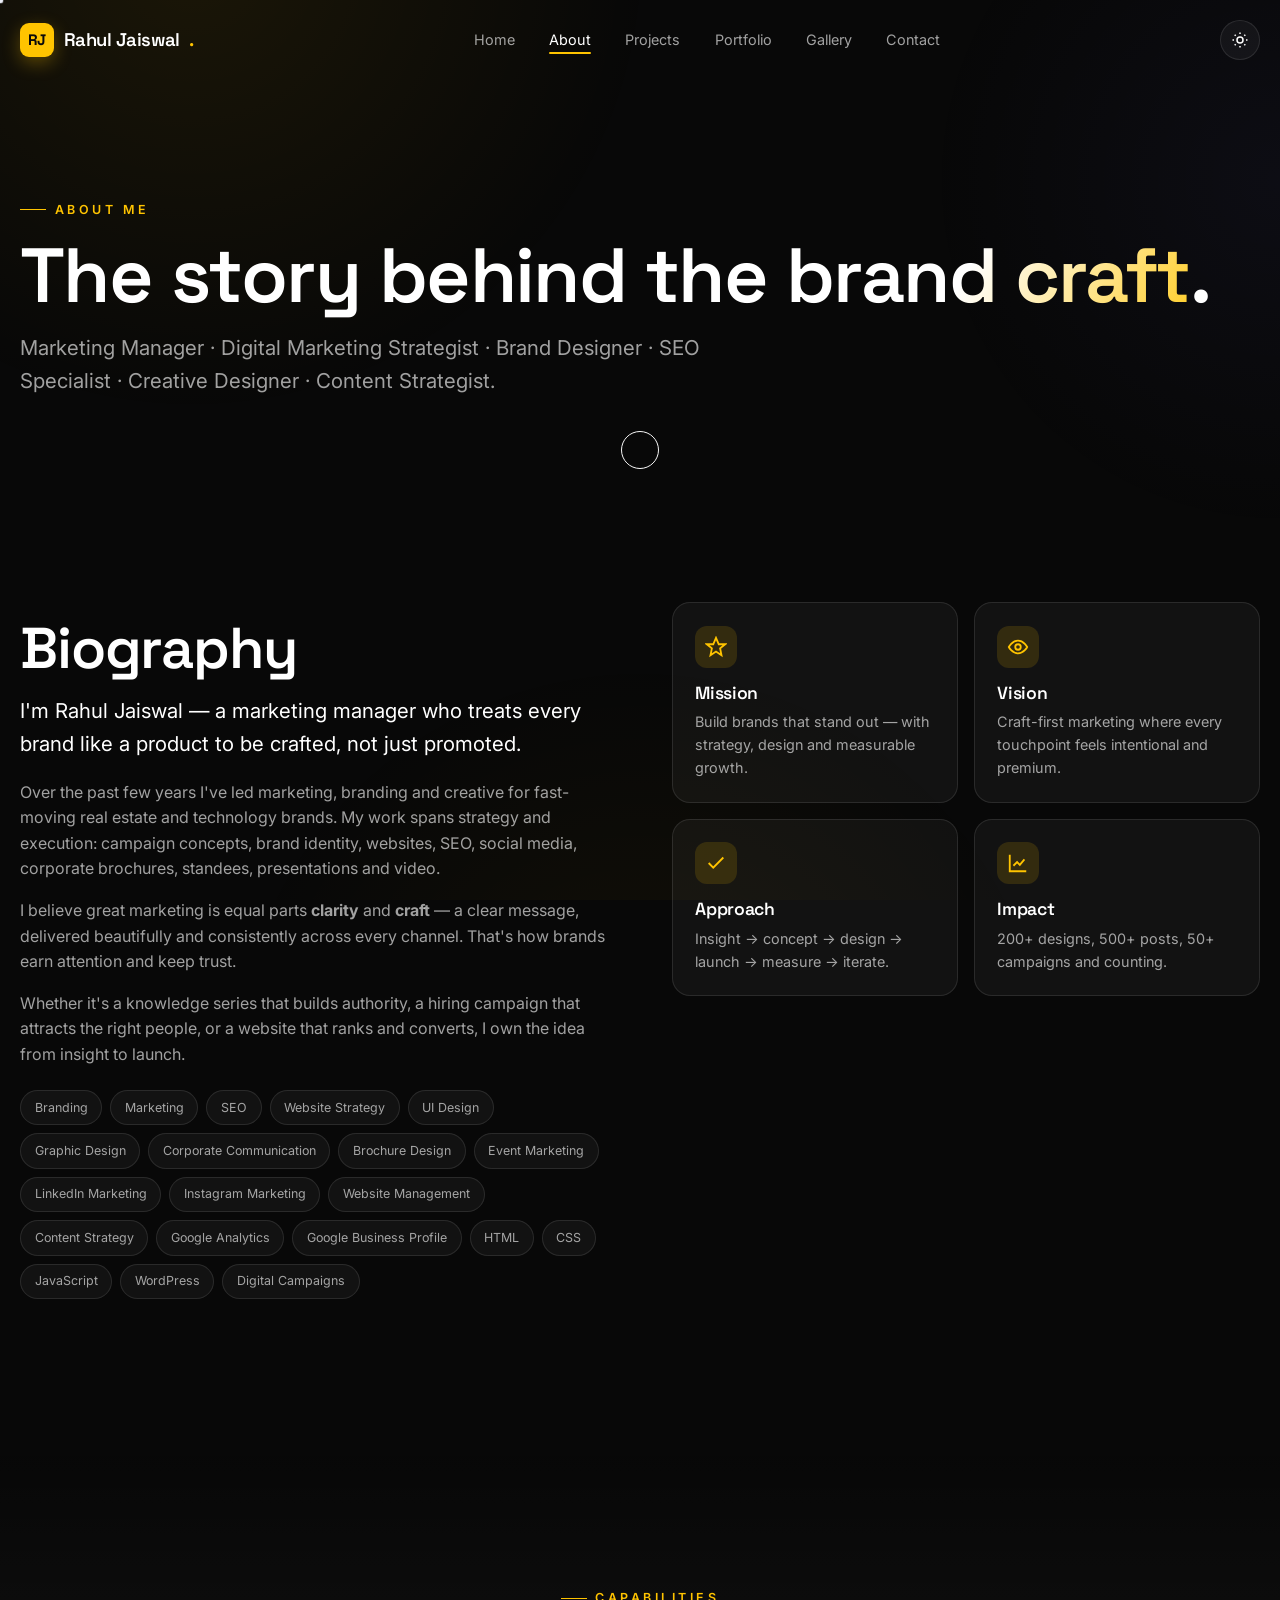
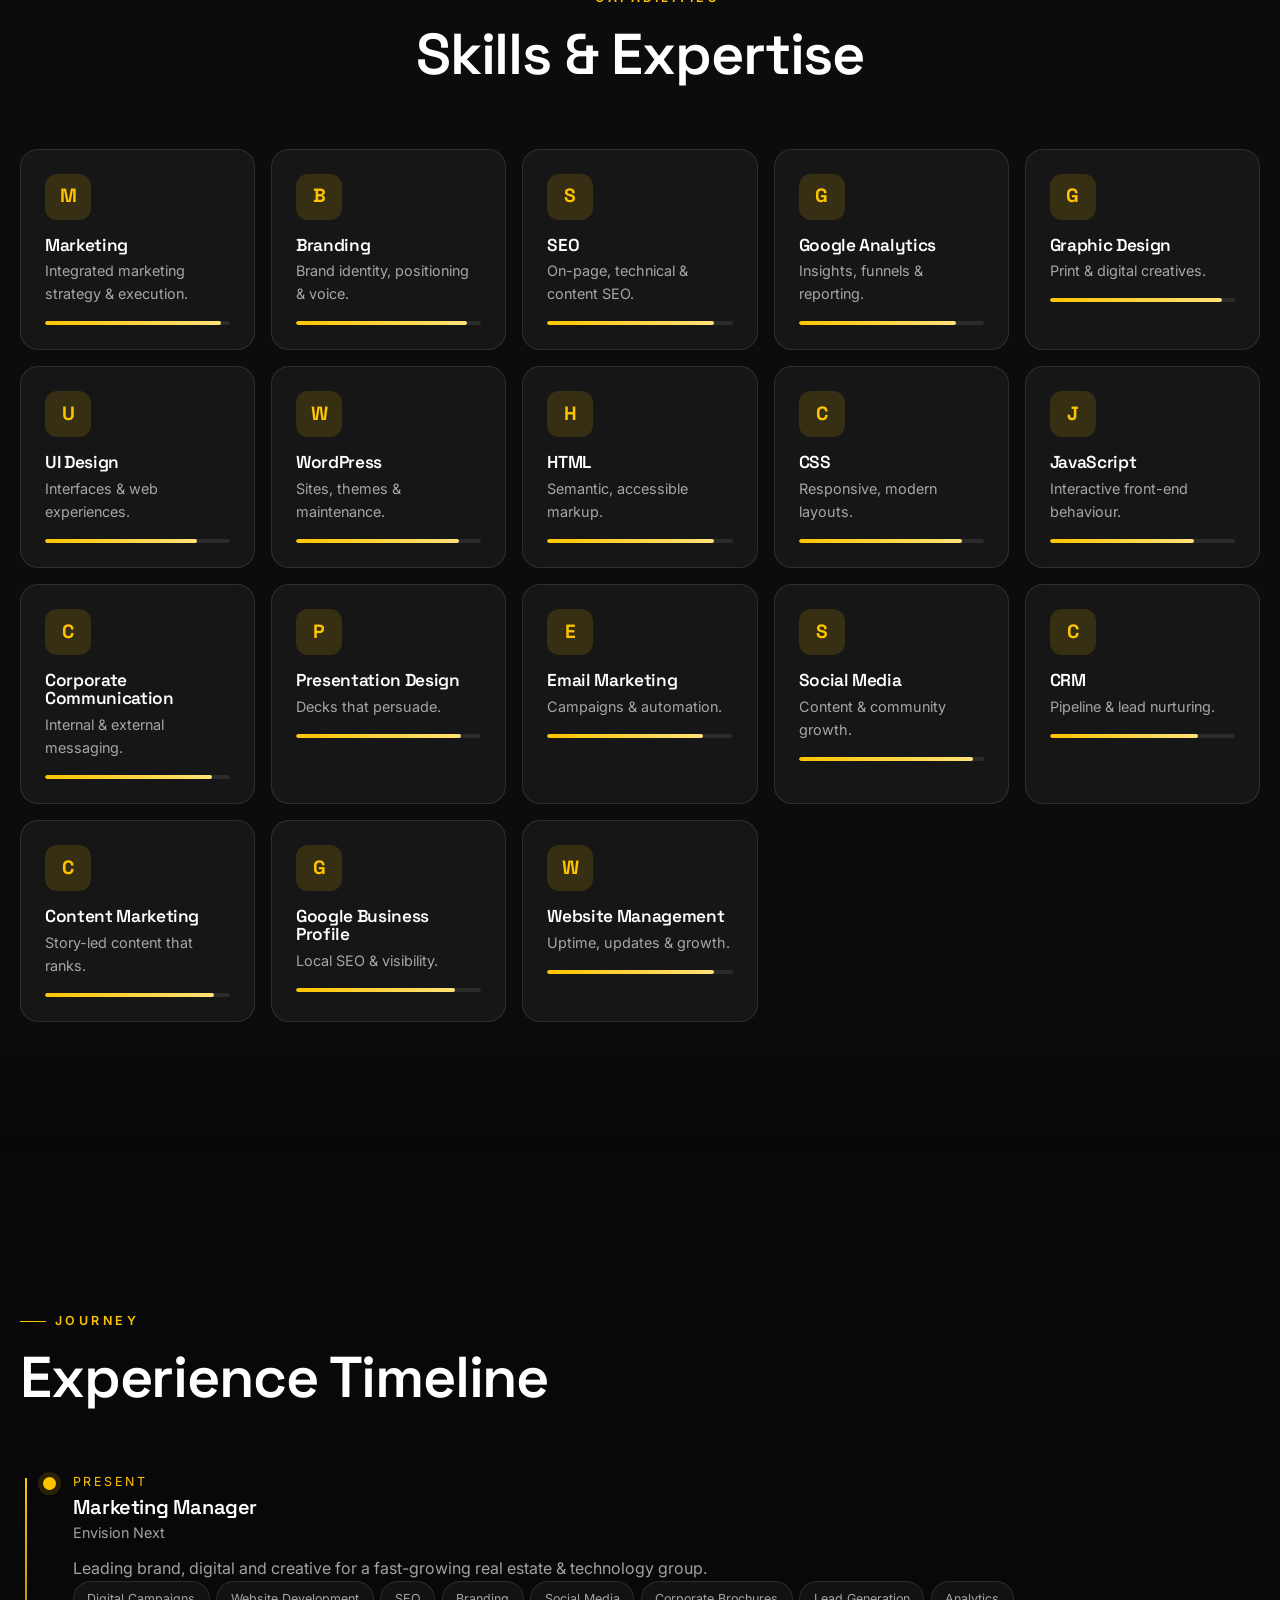
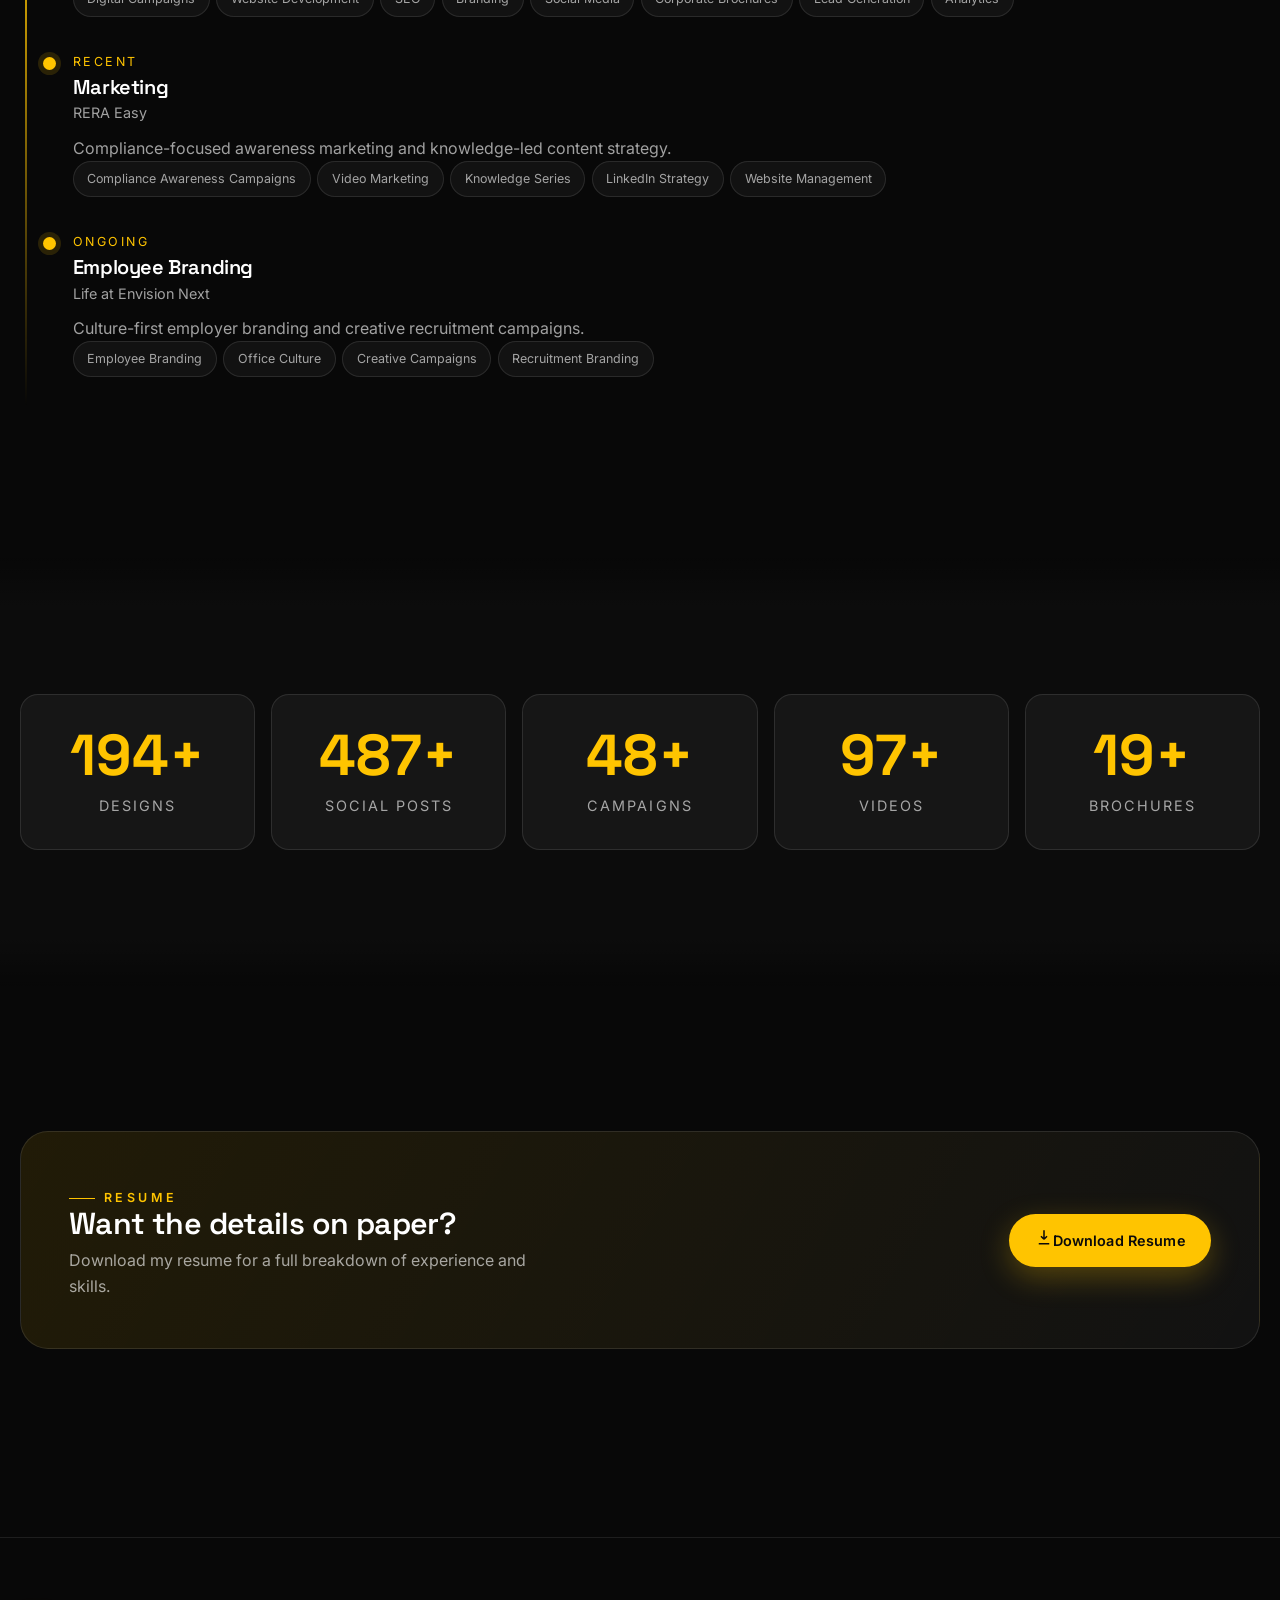
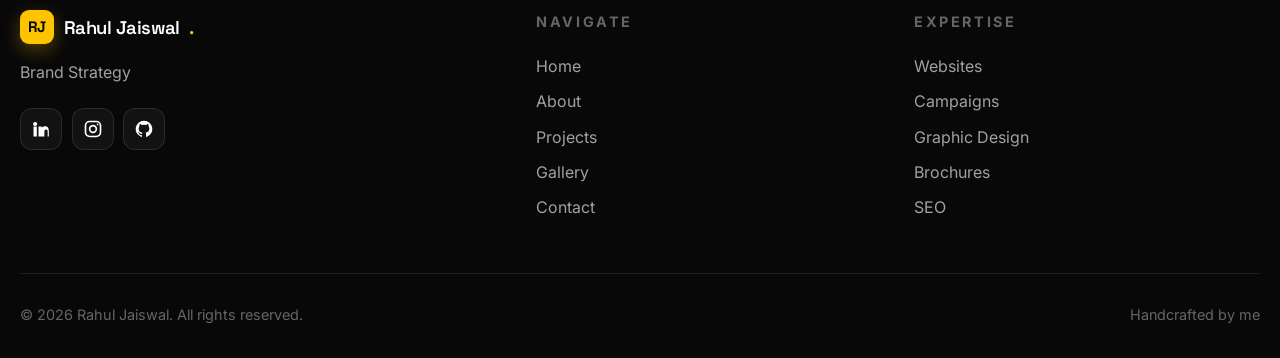
<file: about.html>
<!DOCTYPE html>
<html lang="en" data-theme="dark">
<head>
  <meta charset="UTF-8" />
  <meta name="viewport" content="width=device-width, initial-scale=1.0" />
  <meta name="theme-color" content="#080808" />

  <title>About — Rahul Jaiswal | Marketing Manager & Brand Strategist</title>
  <meta name="description" content="About Rahul Jaiswal — a marketing manager, brand strategist and SEO specialist working across branding, design, content and digital campaigns." />
  <link rel="canonical" href="https://rahuljaiswal1k-lgtm.github.io/desktop-tutorial/about.html" />

  <meta property="og:type" content="profile" />
  <meta property="og:title" content="About — Rahul Jaiswal" />
  <meta property="og:description" content="Marketing manager, brand strategist and SEO specialist." />
  <meta property="og:image" content="https://rahuljaiswal1k-lgtm.github.io/desktop-tutorial/assets/icons/og-image.svg" />
  <meta name="twitter:card" content="summary_large_image" />

  <link rel="icon" href="assets/icons/favicon.svg" type="image/svg+xml" />
  <link rel="manifest" href="site.webmanifest" />
  <link rel="preconnect" href="https://fonts.googleapis.com" />
  <link rel="preconnect" href="https://fonts.gstatic.com" crossorigin />
  <link href="https://fonts.googleapis.com/css2?family=Inter:wght@400;500;600;700&family=Space+Grotesk:wght@400;500;600;700&display=swap" rel="stylesheet" />
  <link rel="stylesheet" href="assets/css/style.css" />
</head>
<body data-page="about">
  <div class="loader" role="status" aria-label="Loading"><div class="loader__inner"><div class="loader__logo"><span data-profile="name">Rahul Jaiswal</span><span class="text-accent">.</span></div><div class="loader__bar"><span></span></div><div class="loader__pct">0%</div></div></div>
  <div class="cursor-dot" aria-hidden="true"></div><div class="cursor-ring" aria-hidden="true"></div><div class="scroll-progress" aria-hidden="true"></div>

  <header class="nav">
    <nav class="nav__inner" aria-label="Primary">
      <a href="index.html" class="logo magnetic"><span class="logo__mark" data-profile="initials">RJ</span><span data-profile="name">Rahul Jaiswal</span><span class="logo__dot">.</span></a>
      <div class="nav__links">
        <a class="nav__link" href="index.html" data-content="nav.home">Home</a>
        <a class="nav__link active" href="about.html" data-content="nav.about">About</a>
        <a class="nav__link" href="projects.html" data-content="nav.projects">Projects</a>
        <a class="nav__link" href="projects.html#social" data-content="nav.portfolio">Portfolio</a>
        <a class="nav__link" href="gallery.html" data-content="nav.gallery">Gallery</a>
        <a class="nav__link" href="contact.html" data-content="nav.contact">Contact</a>
      </div>
      <div class="nav__right">
        <button class="theme-toggle" aria-label="Toggle light / dark theme">
          <svg class="icon-sun" viewBox="0 0 24 24" fill="none" stroke="currentColor" stroke-width="2"><circle cx="12" cy="12" r="4"/><path d="M12 2v2M12 20v2M4.9 4.9l1.4 1.4M17.7 17.7l1.4 1.4M2 12h2M20 12h2M4.9 19.1l1.4-1.4M17.7 6.3l1.4-1.4"/></svg>
          <svg class="icon-moon" viewBox="0 0 24 24" fill="currentColor"><path d="M21 12.8A9 9 0 1 1 11.2 3a7 7 0 0 0 9.8 9.8z"/></svg>
        </button>
        <button class="hamburger" aria-label="Open menu" aria-expanded="false"><span></span><span></span><span></span></button>
      </div>
    </nav>
  </header>
  <div class="mobile-menu" role="dialog" aria-label="Mobile navigation">
    <a href="index.html" data-content="nav.home">Home</a><a href="about.html" data-content="nav.about">About</a><a href="projects.html" data-content="nav.projects">Projects</a><a href="projects.html#social" data-content="nav.portfolio">Portfolio</a><a href="gallery.html" data-content="nav.gallery">Gallery</a><a href="contact.html" data-content="nav.contact">Contact</a>
  </div>

  <main>
    <!-- Page hero -->
    <section class="page-hero">
      <div class="container">
        <p class="eyebrow reveal in" data-content="about.hero.eyebrow">About Me</p>
        <h1 class="reveal in" data-delay="1"><span data-content="about.hero.title">The story behind the</span> <span class="gradient-text" data-content="about.hero.titleAccent">brand craft</span><span data-content="about.hero.titleEnd">.</span></h1>
        <p class="section__lead reveal in" data-delay="2" style="max-width:680px" data-content="about.hero.lead">Marketing Manager · Digital Marketing Strategist · Brand Designer · SEO Specialist · Creative Designer · Content Strategist.</p>
      </div>
    </section>

    <!-- Biography -->
    <section class="section">
      <div class="container about__grid">
        <div class="reveal">
          <h2 class="section__title" data-content="about.bio.title">Biography</h2>
          <p class="about__lead" data-content="about.bio.lead">I'm Rahul Jaiswal — a marketing manager who treats every brand like a product to be crafted, not just promoted.</p>
          <div class="about__text" data-content-paras="about.bio.paragraphs">
            <p>Over the past few years I've led marketing, branding and creative for fast-moving real estate and technology brands. My work spans strategy and execution: campaign concepts, brand identity, websites, SEO, social media, corporate brochures, standees, presentations and video.</p>
            <p>I believe great marketing is equal parts <strong>clarity</strong> and <strong>craft</strong> — a clear message, delivered beautifully and consistently across every channel. That's how brands earn attention and keep trust.</p>
            <p>Whether it's a knowledge series that builds authority, a hiring campaign that attracts the right people, or a website that ranks and converts, I own the idea from insight to launch.</p>
          </div>
          <div class="about__pills" data-content-pills="about.bio.pills">
            <span class="pill">Branding</span><span class="pill">Marketing</span><span class="pill">SEO</span><span class="pill">Website Strategy</span>
            <span class="pill">UI Design</span><span class="pill">Graphic Design</span><span class="pill">Corporate Communication</span><span class="pill">Brochure Design</span>
            <span class="pill">Event Marketing</span><span class="pill">LinkedIn Marketing</span><span class="pill">Instagram Marketing</span><span class="pill">Website Management</span>
            <span class="pill">Content Strategy</span><span class="pill">Google Analytics</span><span class="pill">Google Business Profile</span><span class="pill">HTML</span>
            <span class="pill">CSS</span><span class="pill">JavaScript</span><span class="pill">WordPress</span><span class="pill">Digital Campaigns</span>
          </div>
        </div>
        <div class="about__cards">
          <div class="mini-card reveal" data-delay="1"><div class="icon"><svg viewBox="0 0 24 24" fill="none" stroke="currentColor" stroke-width="2"><path d="M12 2l3 7h7l-5.5 4.5L18 21l-6-4-6 4 1.5-7.5L2 9h7z"/></svg></div><h4 data-content="about.cards.0.title">Mission</h4><p data-content="about.cards.0.text">Build brands that stand out — with strategy, design and measurable growth.</p></div>
          <div class="mini-card reveal" data-delay="2"><div class="icon"><svg viewBox="0 0 24 24" fill="none" stroke="currentColor" stroke-width="2"><circle cx="12" cy="12" r="3"/><path d="M2 12s3.5-7 10-7 10 7 10 7-3.5 7-10 7-10-7-10-7z"/></svg></div><h4 data-content="about.cards.1.title">Vision</h4><p data-content="about.cards.1.text">Craft-first marketing where every touchpoint feels intentional and premium.</p></div>
          <div class="mini-card reveal" data-delay="3"><div class="icon"><svg viewBox="0 0 24 24" fill="none" stroke="currentColor" stroke-width="2"><path d="M20 6L9 17l-5-5"/></svg></div><h4 data-content="about.cards.2.title">Approach</h4><p data-content="about.cards.2.text">Insight → concept → design → launch → measure → iterate.</p></div>
          <div class="mini-card reveal" data-delay="4"><div class="icon"><svg viewBox="0 0 24 24" fill="none" stroke="currentColor" stroke-width="2"><path d="M3 3v18h18"/><path d="M7 15l4-4 3 3 5-6"/></svg></div><h4 data-content="about.cards.3.title">Impact</h4><p data-content="about.cards.3.text">200+ designs, 500+ posts, 50+ campaigns and counting.</p></div>
        </div>
      </div>
    </section>

    <!-- Skills -->
    <section class="section section--alt">
      <div class="container">
        <div class="section__head center"><p class="eyebrow" data-content="about.skillsHead.eyebrow">Capabilities</p><h2 class="section__title" data-content="about.skillsHead.title">Skills &amp; Expertise</h2></div>
        <div class="skills__grid" data-render="skills"></div>
      </div>
    </section>

    <!-- Experience timeline -->
    <section class="section">
      <div class="container">
        <div class="section__head"><p class="eyebrow" data-content="about.experienceHead.eyebrow">Journey</p><h2 class="section__title" data-content="about.experienceHead.title">Experience Timeline</h2></div>
        <div class="timeline" data-render="experience"></div>
      </div>
    </section>

    <!-- Stats -->
    <section class="section section--alt">
      <div class="container"><div class="stats" data-render="stats"></div></div>
    </section>

    <!-- Resume CTA -->
    <section class="section">
      <div class="container">
        <div class="resume-card reveal">
          <div><p class="eyebrow" data-content="about.resumeCta.eyebrow">Resume</p><h3 data-content="about.resumeCta.title">Want the details on paper?</h3><p data-content="about.resumeCta.text">Download my resume for a full breakdown of experience and skills.</p></div>
          <a href="assets/Rahul-Jaiswal-Resume.pdf" class="btn btn--primary magnetic" download><svg viewBox="0 0 24 24" fill="none" stroke="currentColor" stroke-width="2"><path d="M12 3v12m0 0l-4-4m4 4l4-4M5 21h14"/></svg><span data-content="about.resumeCta.button">Download Resume</span></a>
        </div>
      </div>
    </section>
  </main>

  <footer class="footer">
    <div class="container">
      <div class="footer__top">
        <div class="footer__brand">
          <a href="index.html" class="logo"><span class="logo__mark" data-profile="initials">RJ</span><span data-profile="name">Rahul Jaiswal</span><span class="logo__dot">.</span></a>
          <p data-content="footer.text">Marketing Manager, Brand Strategist &amp; SEO Specialist. Building brands through creativity, strategy, design and digital marketing.</p>
          <div class="footer__socials">
            <a class="social-btn" data-social="linkedin" href="#" target="_blank" rel="noopener" aria-label="LinkedIn"><svg viewBox="0 0 24 24" fill="currentColor"><path d="M4.98 3.5a2.5 2.5 0 11-.02 5 2.5 2.5 0 01.02-5zM3 9h4v12H3zM9 9h3.8v1.7h.05c.53-1 1.83-2.05 3.77-2.05 4.03 0 4.78 2.65 4.78 6.1V21H20v-5.5c0-1.3-.02-3-1.83-3-1.83 0-2.1 1.43-2.1 2.9V21H9z"/></svg></a>
            <a class="social-btn" data-social="instagram" href="#" target="_blank" rel="noopener" aria-label="Instagram"><svg viewBox="0 0 24 24" fill="none" stroke="currentColor" stroke-width="2"><rect x="3" y="3" width="18" height="18" rx="5"/><circle cx="12" cy="12" r="4"/><circle cx="17.5" cy="6.5" r="1" fill="currentColor" stroke="none"/></svg></a>
            <a class="social-btn" data-social="github" href="#" target="_blank" rel="noopener" aria-label="GitHub"><svg viewBox="0 0 24 24" fill="currentColor"><path d="M12 2a10 10 0 00-3.16 19.49c.5.09.68-.22.68-.48v-1.7c-2.78.6-3.37-1.34-3.37-1.34-.45-1.16-1.11-1.47-1.11-1.47-.9-.62.07-.6.07-.6 1 .07 1.53 1.03 1.53 1.03.9 1.52 2.34 1.08 2.91.83.09-.65.35-1.09.63-1.34-2.22-.25-4.55-1.11-4.55-4.94 0-1.09.39-1.98 1.03-2.68-.1-.25-.45-1.27.1-2.64 0 0 .84-.27 2.75 1.02a9.6 9.6 0 015 0c1.91-1.29 2.75-1.02 2.75-1.02.55 1.37.2 2.39.1 2.64.64.7 1.03 1.59 1.03 2.68 0 3.84-2.34 4.68-4.57 4.93.36.31.68.92.68 1.85v2.74c0 .27.18.58.69.48A10 10 0 0012 2z"/></svg></a>
          </div>
        </div>
        <div class="footer__col"><h5 data-content="footer.navigateTitle">Navigate</h5><a href="index.html" data-content="nav.home">Home</a><a href="about.html" data-content="nav.about">About</a><a href="projects.html" data-content="nav.projects">Projects</a><a href="gallery.html" data-content="nav.gallery">Gallery</a><a href="contact.html" data-content="nav.contact">Contact</a></div>
        <div class="footer__col"><h5 data-content="footer.expertiseTitle">Expertise</h5><a href="projects.html" data-content="footer.quick.websites">Websites</a><a href="projects.html#campaigns" data-content="footer.quick.campaigns">Campaigns</a><a href="gallery.html" data-content="footer.quick.graphicDesign">Graphic Design</a><a href="gallery.html#brochures" data-content="footer.quick.brochures">Brochures</a><a href="projects.html#seo" data-content="footer.quick.seo">SEO</a></div>
      </div>
      <div class="footer__bottom"><span>© <span data-year>2026</span> <span data-content="footer.copyright">Rahul Jaiswal. All rights reserved.</span></span><span data-content="footer.credit">Handcrafted with HTML, CSS &amp; JavaScript.</span></div>
    </div>
  </footer>

  <script type="module" src="assets/js/main.js"></script>
</body>
</html>
</file>
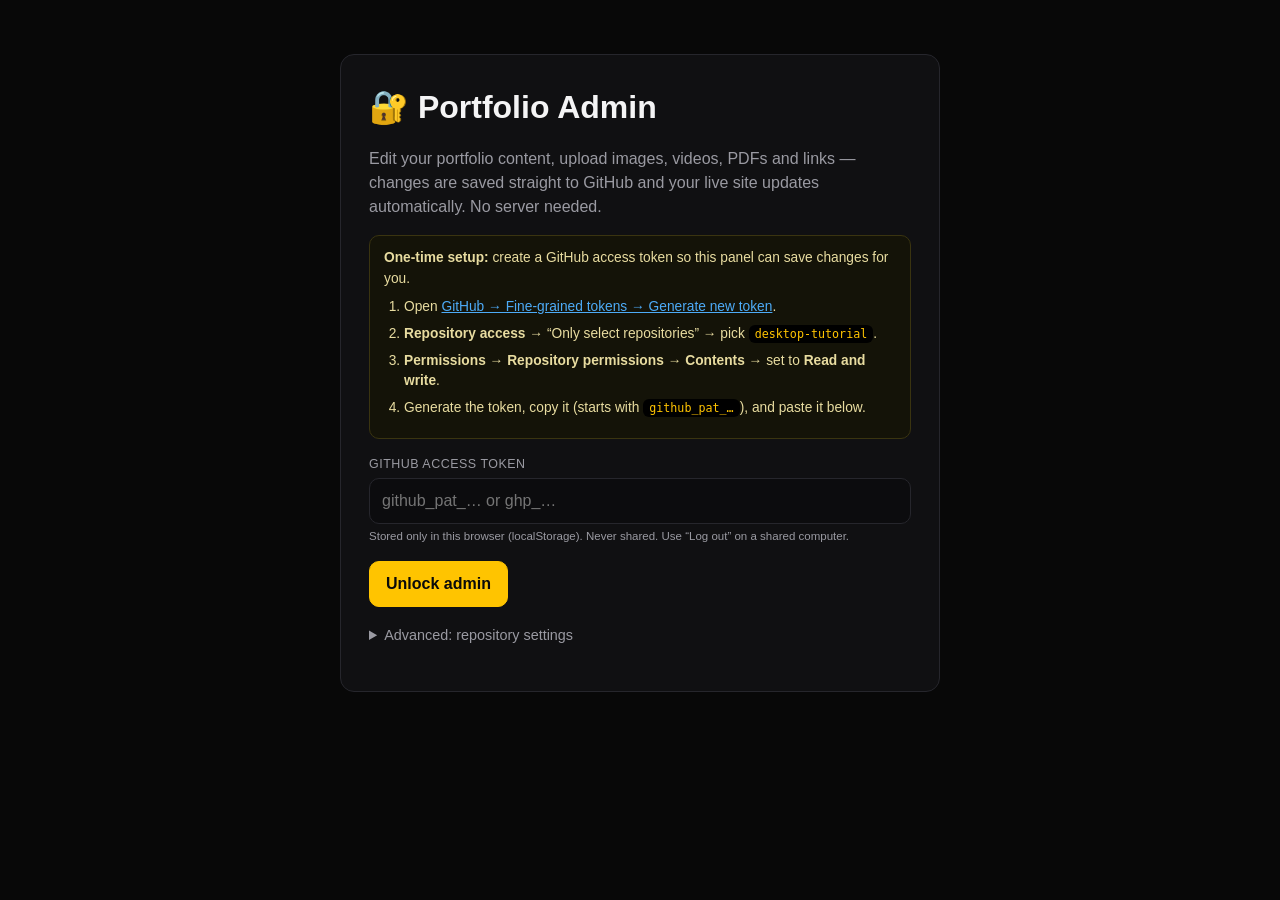
<file: admin.html>
<!DOCTYPE html>
<html lang="en">
<head>
<meta charset="UTF-8" />
<meta name="viewport" content="width=device-width, initial-scale=1.0" />
<meta name="robots" content="noindex, nofollow" />
<title>Portfolio Admin — Content Manager</title>
<link rel="icon" href="assets/icons/favicon.svg" type="image/svg+xml" />
<style>
  :root{
    --bg:#080808; --panel:#101012; --panel2:#16161a; --line:#26262c;
    --text:#f4f4f5; --muted:#9a9aa2; --accent:#FFC400; --accent2:#4dabf7;
    --danger:#ff5d5d; --ok:#37d67a; --radius:14px;
  }
  *{box-sizing:border-box}
  body{margin:0;font-family:-apple-system,BlinkMacSystemFont,"Segoe UI",Roboto,Helvetica,Arial,sans-serif;background:var(--bg);color:var(--text);line-height:1.5}
  a{color:var(--accent2)}
  h1,h2,h3,h4{margin:0 0 .4em}
  code{background:#000;padding:2px 6px;border-radius:6px;font-size:.85em;color:var(--accent)}
  button{font:inherit;cursor:pointer}
  input,textarea,select{font:inherit;width:100%;background:#0c0c0e;border:1px solid var(--line);color:var(--text);border-radius:10px;padding:10px 12px;outline:none}
  input:focus,textarea:focus,select:focus{border-color:var(--accent)}
  textarea{min-height:78px;resize:vertical}
  label{display:block;font-size:.78rem;color:var(--muted);margin:0 0 4px;text-transform:uppercase;letter-spacing:.04em}
  .btn{border:1px solid var(--line);background:var(--panel2);color:var(--text);border-radius:10px;padding:10px 16px;display:inline-flex;align-items:center;gap:8px;transition:.15s}
  .btn:hover{border-color:var(--accent)}
  .btn--primary{background:var(--accent);color:#0a0a0a;border-color:var(--accent);font-weight:700}
  .btn--primary:hover{filter:brightness(1.06)}
  .btn--danger{color:var(--danger);border-color:#3a2020}
  .btn--danger:hover{background:#2a1414;border-color:var(--danger)}
  .btn--sm{padding:6px 10px;font-size:.85rem;border-radius:8px}
  .muted{color:var(--muted)}
  .pill{display:inline-block;background:#000;border:1px solid var(--line);border-radius:999px;padding:3px 10px;font-size:.72rem;color:var(--muted)}

  /* Top bar */
  header.topbar{position:sticky;top:0;z-index:40;background:rgba(8,8,8,.85);backdrop-filter:blur(12px);border-bottom:1px solid var(--line);padding:12px 20px;display:flex;align-items:center;gap:14px;flex-wrap:wrap}
  .topbar .brand{font-weight:800;letter-spacing:.02em;display:flex;align-items:center;gap:10px}
  .dot{width:9px;height:9px;border-radius:50%;background:var(--muted)}
  .dot.on{background:var(--ok);box-shadow:0 0 10px var(--ok)}
  .topbar .spacer{flex:1}
  .status{font-size:.82rem;color:var(--muted);min-height:1.2em}

  .wrap{max-width:1080px;margin:0 auto;padding:24px 20px 120px}
  .card{background:var(--panel);border:1px solid var(--line);border-radius:var(--radius);padding:20px;margin-bottom:18px}

  /* Login */
  #gate{max-width:640px;margin:6vh auto;padding:0 20px}
  #gate .card{padding:28px}
  ol.steps{padding-left:20px;margin:0 0 8px}
  ol.steps li{margin:6px 0}
  .grid2{display:grid;grid-template-columns:1fr 1fr;gap:12px}
  @media(max-width:640px){.grid2{grid-template-columns:1fr}}

  /* Tabs */
  .tabs{display:flex;gap:6px;flex-wrap:wrap;margin-bottom:16px}
  .tab{padding:8px 14px;border-radius:999px;border:1px solid var(--line);background:var(--panel2);color:var(--muted);font-size:.86rem}
  .tab.active{background:var(--accent);color:#0a0a0a;border-color:var(--accent);font-weight:700}
  .tab .count{opacity:.7;font-size:.78em;margin-left:4px}

  .section-head{display:flex;align-items:center;gap:12px;margin-bottom:14px;flex-wrap:wrap}
  .section-head h2{margin:0}
  .section-head .spacer{flex:1}

  .item{border:1px solid var(--line);border-radius:12px;padding:16px;margin-bottom:14px;background:var(--panel2)}
  .item .item-head{display:flex;align-items:center;gap:8px;margin-bottom:12px}
  .item .item-head .idx{font-size:.75rem;color:var(--muted);font-weight:700}
  .item .item-head .title-preview{font-weight:700}
  .item .item-head .spacer{flex:1}
  .fields{display:grid;grid-template-columns:1fr 1fr;gap:12px}
  .fields .full{grid-column:1/-1}
  @media(max-width:640px){.fields{grid-template-columns:1fr}}

  .field-help{font-size:.72rem;color:var(--muted);margin-top:4px}
  .upload-row{display:flex;gap:8px;align-items:center;flex-wrap:wrap}
  .upload-row input[type=text]{flex:1;min-width:180px}
  .thumb{width:56px;height:56px;border-radius:8px;object-fit:cover;border:1px solid var(--line);background:#000}
  .badge-pending{background:#3a3410;color:var(--accent);border:1px solid #5a5020;border-radius:6px;padding:2px 8px;font-size:.7rem}

  .save-bar{position:fixed;left:0;right:0;bottom:0;z-index:50;background:rgba(12,12,14,.94);backdrop-filter:blur(12px);border-top:1px solid var(--line);padding:12px 20px;display:flex;gap:12px;align-items:center}
  .save-bar .spacer{flex:1}

  .toast{position:fixed;right:20px;bottom:76px;z-index:60;background:var(--panel);border:1px solid var(--line);border-left:4px solid var(--accent);border-radius:10px;padding:12px 16px;max-width:360px;box-shadow:0 20px 50px rgba(0,0,0,.5);transform:translateY(20px);opacity:0;transition:.25s}
  .toast.show{transform:none;opacity:1}
  .toast.ok{border-left-color:var(--ok)}
  .toast.err{border-left-color:var(--danger)}

  details.config{margin-bottom:16px}
  details.config summary{cursor:pointer;color:var(--muted);font-size:.9rem}
  .hidden{display:none!important}
  .note{background:#141308;border:1px solid #3a3410;border-radius:10px;padding:12px 14px;font-size:.86rem;color:#e8dca0}
  .warn{background:#1a0f0f;border-color:#3a2020;color:#f3b6b6}
</style>
</head>
<body>

<!-- ===================== LOGIN GATE ===================== -->
<div id="gate">
  <div class="card">
    <h1>🔐 Portfolio Admin</h1>
    <p class="muted">Edit your portfolio content, upload images, videos, PDFs and links — changes are saved straight to GitHub and your live site updates automatically. No server needed.</p>

    <div class="note" style="margin:16px 0">
      <strong>One-time setup:</strong> create a GitHub access token so this panel can save changes for you.
      <ol class="steps" style="margin-top:8px">
        <li>Open <a href="https://github.com/settings/personal-access-tokens/new" target="_blank" rel="noopener">GitHub → Fine-grained tokens → Generate new token</a>.</li>
        <li><strong>Repository access</strong> → “Only select repositories” → pick <code>desktop-tutorial</code>.</li>
        <li><strong>Permissions → Repository permissions → Contents</strong> → set to <strong>Read and write</strong>.</li>
        <li>Generate the token, copy it (starts with <code>github_pat_…</code>), and paste it below.</li>
      </ol>
    </div>

    <label for="tok">GitHub access token</label>
    <input id="tok" type="password" placeholder="github_pat_… or ghp_…" autocomplete="off" />
    <div class="field-help">Stored only in this browser (localStorage). Never shared. Use “Log out” on a shared computer.</div>

    <div style="display:flex;gap:10px;margin-top:16px;align-items:center">
      <button class="btn btn--primary" id="loginBtn">Unlock admin</button>
      <span class="status" id="gateStatus"></span>
    </div>

    <details class="config" style="margin-top:18px">
      <summary>Advanced: repository settings</summary>
      <div class="grid2" style="margin-top:12px">
        <div><label>Owner</label><input id="cfgOwner" /></div>
        <div><label>Repository</label><input id="cfgRepo" /></div>
        <div><label>Branch (the one GitHub Pages serves)</label><input id="cfgBranch" /></div>
        <div><label>Data file path</label><input id="cfgPath" /></div>
      </div>
    </details>
  </div>
</div>

<!-- ===================== APP ===================== -->
<div id="app" class="hidden">
  <header class="topbar">
    <span class="brand"><span class="dot" id="connDot"></span> Portfolio Admin</span>
    <span class="pill" id="repoPill"></span>
    <span class="spacer"></span>
    <span class="status" id="topStatus"></span>
    <button class="btn btn--sm" id="reloadBtn" title="Discard local edits and reload from GitHub">↻ Reload</button>
    <a class="btn btn--sm" id="viewSiteBtn" target="_blank" rel="noopener">View site ↗</a>
    <button class="btn btn--sm btn--danger" id="logoutBtn">Log out</button>
  </header>

  <div class="wrap">
    <div class="note" id="pendingNote" style="display:none"></div>
    <div class="tabs" id="tabs"></div>
    <div id="panel"></div>
  </div>

  <div class="save-bar">
    <span class="status" id="saveStatus">Ready.</span>
    <span class="spacer"></span>
    <button class="btn btn--sm" id="downloadBtn" title="Download the JSON as a backup">⬇ Backup JSON</button>
    <button class="btn btn--primary" id="saveBtn">💾 Save &amp; publish</button>
  </div>
</div>

<div class="toast" id="toast"></div>

<script>
/* ============================================================
   Portfolio Admin — self-contained content manager.
   Edits assets/data/portfolio.json + uploads media, then commits
   everything in ONE atomic commit via the GitHub Git Data API.
   ============================================================ */
const LS = {
  tok:'pf_admin_token', owner:'pf_admin_owner', repo:'pf_admin_repo',
  branch:'pf_admin_branch', path:'pf_admin_path'
};
const DEFAULTS = {
  owner:'rahuljaiswal1k-lgtm', repo:'desktop-tutorial',
  branch:'main', path:'assets/data/portfolio.json'
};

let TOKEN='', CFG={...DEFAULTS};
let DATA=null;            // the live content object being edited
let PENDING={};           // path -> { base64, name } files to upload on save
let ACTIVE='profile';

/* ---------- Schema: describes every editable section ---------- */
const IMG_FOLDER = {
  projects:'assets/images/websites', social:'assets/images/social',
  campaigns:'assets/images/campaigns', videos:'assets/images/videos',
  gallery:'assets/images/gallery', events:'assets/events',
  brands:'assets/images/brands', brochures:'assets/brochures'
};
const PLATFORMS=['LinkedIn','Instagram','Facebook','YouTube','Twitter/X','Behance'];
const SOCIAL_TYPES=['Static','Carousel','Video','Reel','Story'];

const SECTIONS = [
  { key:'profile', label:'Profile', single:true, fields:[
    {n:'name',t:'text'},
    {n:'initials',t:'text',help:'2 letters shown in the logo mark'},
    {n:'titles',t:'tags',help:'Rotating headline roles, comma-separated'},
    {n:'tagline',t:'textarea',full:true},
    {n:'email',t:'text'},{n:'phone',t:'text'},{n:'location',t:'text'},
    {n:'socials.linkedin',t:'url',label:'LinkedIn URL'},
    {n:'socials.instagram',t:'url',label:'Instagram URL'},
    {n:'socials.github',t:'url',label:'GitHub URL'},
  ]},
  { key:'stats', label:'Stats', item:'Stat', titleField:'label', fields:[
    {n:'value',t:'number'},{n:'suffix',t:'text',help:'e.g. + or K'},{n:'label',t:'text'},
  ]},
  { key:'skills', label:'Skills', item:'Skill', titleField:'name', fields:[
    {n:'name',t:'text'},{n:'level',t:'number',help:'0–100'},{n:'desc',t:'textarea',full:true},
  ]},
  { key:'experience', label:'Experience', item:'Role', titleField:'role', fields:[
    {n:'role',t:'text'},{n:'org',t:'text'},{n:'date',t:'text',help:'e.g. Present, 2024'},
    {n:'summary',t:'textarea',full:true},{n:'tags',t:'tags',full:true},
  ]},
  { key:'brands', label:'Brands', item:'Brand', titleField:'name', fields:[
    {n:'name',t:'text'},{n:'initials',t:'text',help:'2 letters shown in logo'},
    {n:'color',t:'color'},{n:'website',t:'url'},{n:'desc',t:'textarea',full:true},
  ]},
  { key:'projects', label:'Projects', item:'Project', titleField:'title', fields:[
    {n:'title',t:'text'},
    {n:'category',t:'select',options:['website','campaign','other'],help:'“website” shows on the Websites grid'},
    {n:'type',t:'text',help:'e.g. Website, Landing Page'},
    {n:'client',t:'text'},{n:'year',t:'number'},{n:'role',t:'text'},
    {n:'website',t:'url'},
    {n:'featured',t:'checkbox'},
    {n:'image',t:'image',full:true},
    {n:'description',t:'textarea',full:true},
    {n:'skills',t:'tags',full:true,help:'Shown as pills'},
    {n:'tags',t:'tags',full:true},
  ]},
  { key:'social', label:'Social', item:'Post', titleField:'title', fields:[
    {n:'title',t:'text'},
    {n:'platform',t:'select',options:PLATFORMS},
    {n:'type',t:'select',options:SOCIAL_TYPES},
    {n:'campaign',t:'text'},
    {n:'link',t:'url',help:'Link to the post'},
    {n:'image',t:'image',full:true},
  ]},
  { key:'campaigns', label:'Campaigns', item:'Campaign', titleField:'title', fields:[
    {n:'title',t:'text'},{n:'type',t:'text'},
    {n:'image',t:'image',full:true},
    {n:'description',t:'textarea',full:true},
  ]},
  { key:'videos', label:'Videos', item:'Video', titleField:'title', fields:[
    {n:'title',t:'text'},{n:'category',t:'text'},{n:'duration',t:'text',help:'e.g. 1:24'},
    {n:'link',t:'media',mediaKind:'video',full:true,label:'Video (paste YouTube/Vimeo link OR upload a clip)'},
    {n:'image',t:'image',full:true,label:'Thumbnail image (optional)'},
    {n:'description',t:'textarea',full:true},
  ]},
  { key:'seo', label:'SEO', item:'Focus area', titleField:'title', fields:[
    {n:'title',t:'text'},{n:'desc',t:'textarea',full:true},
  ]},
  { key:'gallery', label:'Gallery', item:'Design', titleField:'title', fields:[
    {n:'title',t:'text'},{n:'category',t:'text',help:'Used as a filter'},
    {n:'ar',t:'text',help:'Aspect ratio, e.g. 0.7 (tall) to 2 (wide)'},
    {n:'image',t:'image',full:true},
  ]},
  { key:'brochures', label:'Brochures', item:'Brochure', titleField:'title', fields:[
    {n:'title',t:'text'},{n:'category',t:'text'},{n:'pages',t:'number'},
    {n:'file',t:'file',accept:'application/pdf',full:true,label:'PDF file (upload or paste link)'},
    {n:'image',t:'image',full:true,label:'Cover image (optional)'},
  ]},
  { key:'events', label:'Events', item:'Event', titleField:'title', fields:[
    {n:'title',t:'text'},{n:'category',t:'text',help:'Used as a filter'},
    {n:'ar',t:'text',help:'Aspect ratio, e.g. 1.3'},
    {n:'image',t:'image',full:true},
  ]},
  { key:'testimonials', label:'Testimonials', item:'Quote', titleField:'name', fields:[
    {n:'quote',t:'textarea',full:true},{n:'name',t:'text'},{n:'role',t:'text'},
  ]},

  /* ---- Page editors: every heading, paragraph & button on the site ---- */
  { key:'page_home', label:'📄 Home Page', single:true, root:'content', fields:[
    {h:'Search & sharing (SEO)'},
    {n:'home.metaTitle',t:'text',label:'Browser-tab / Google title',full:true},
    {n:'home.metaDescription',t:'textarea',label:'Google description',full:true},
    {h:'Hero (top of page)'},
    {n:'home.hero.eyebrow',t:'text',label:'Small line above headline'},
    {n:'home.hero.typedPrefix',t:'text',label:'Typing-line prefix',help:'Shown before the rotating roles (edit roles in Profile)'},
    {n:'home.hero.titleLine1',t:'text',label:'Headline — line 1'},
    {n:'home.hero.titleLine2',t:'text',label:'Headline — line 2 (gold)'},
    {n:'home.hero.ctaPortfolio',t:'text',label:'Primary button'},
    {n:'home.hero.ctaResume',t:'text',label:'Resume button'},
    {n:'home.hero.badge1Value',t:'text',label:'Badge 1 — number'},
    {n:'home.hero.badge1Label',t:'text',label:'Badge 1 — label'},
    {n:'home.hero.badge2Value',t:'text',label:'Badge 2 — number'},
    {n:'home.hero.badge2Label',t:'text',label:'Badge 2 — label'},
    {n:'home.hero.scrollLabel',t:'text',label:'Scroll hint'},
    {n:'home.marquee',t:'tags',label:'Scrolling marquee words',full:true},
    {h:'About section'},
    {n:'home.about.eyebrow',t:'text',label:'Eyebrow'},
    {n:'home.about.button',t:'text',label:'Button text'},
    {n:'home.about.title',t:'text',label:'Title — normal part'},
    {n:'home.about.titleAccent',t:'text',label:'Title — gold part'},
    {n:'home.about.titleEnd',t:'text',label:'Title — ending',help:'Usually just a full stop'},
    {n:'home.about.lead',t:'textarea',label:'Lead sentence',full:true},
    {n:'home.about.paragraphs',t:'lines',label:'Paragraphs',full:true},
    {n:'home.about.pills',t:'tags',label:'Skill pills',full:true},
    {h:'About mini-cards'},
    {n:'home.aboutCards.0.title',t:'text',label:'Card 1 — title'},{n:'home.aboutCards.0.text',t:'text',label:'Card 1 — text'},
    {n:'home.aboutCards.1.title',t:'text',label:'Card 2 — title'},{n:'home.aboutCards.1.text',t:'text',label:'Card 2 — text'},
    {n:'home.aboutCards.2.title',t:'text',label:'Card 3 — title'},{n:'home.aboutCards.2.text',t:'text',label:'Card 3 — text'},
    {n:'home.aboutCards.3.title',t:'text',label:'Card 4 — title'},{n:'home.aboutCards.3.text',t:'text',label:'Card 4 — text'},
    {h:'Section headings'},
    {n:'home.skillsHead.eyebrow',t:'text',label:'Skills — eyebrow'},
    {n:'home.skillsHead.title',t:'text',label:'Skills — title'},
    {n:'home.skillsHead.lead',t:'textarea',label:'Skills — lead',full:true},
    {n:'home.experienceHead.eyebrow',t:'text',label:'Experience — eyebrow'},
    {n:'home.experienceHead.title',t:'text',label:'Experience — title'},
    {n:'home.brandsHead.eyebrow',t:'text',label:'Brands — eyebrow'},
    {n:'home.brandsHead.title',t:'text',label:'Brands — title'},
    {n:'home.brandsHead.lead',t:'textarea',label:'Brands — lead',full:true},
    {n:'home.testimonialsHead.eyebrow',t:'text',label:'Testimonials — eyebrow'},
    {n:'home.testimonialsHead.title',t:'text',label:'Testimonials — title'},
    {h:'Resume banner'},
    {n:'home.resumeCta.eyebrow',t:'text',label:'Eyebrow'},
    {n:'home.resumeCta.title',t:'text',label:'Title'},
    {n:'home.resumeCta.text',t:'textarea',label:'Text',full:true},
    {n:'home.resumeCta.button',t:'text',label:'Button'},
    {h:'Contact banner'},
    {n:'home.contactCta.eyebrow',t:'text',label:'Eyebrow'},
    {n:'home.contactCta.title',t:'text',label:'Title'},
    {n:'home.contactCta.lead',t:'textarea',label:'Text',full:true},
    {n:'home.contactCta.button',t:'text',label:'Button'},
  ]},
  { key:'page_about', label:'📄 About Page', single:true, root:'content', fields:[
    {h:'Search & sharing (SEO)'},
    {n:'about.metaTitle',t:'text',label:'Browser-tab / Google title',full:true},
    {n:'about.metaDescription',t:'textarea',label:'Google description',full:true},
    {h:'Page hero'},
    {n:'about.hero.eyebrow',t:'text',label:'Eyebrow'},
    {n:'about.hero.title',t:'text',label:'Title — normal part'},
    {n:'about.hero.titleAccent',t:'text',label:'Title — gold part'},
    {n:'about.hero.titleEnd',t:'text',label:'Title — ending'},
    {n:'about.hero.lead',t:'textarea',label:'Lead line',full:true},
    {h:'Biography'},
    {n:'about.bio.title',t:'text',label:'Heading'},
    {n:'about.bio.lead',t:'textarea',label:'Lead sentence',full:true},
    {n:'about.bio.paragraphs',t:'lines',label:'Paragraphs',full:true},
    {n:'about.bio.pills',t:'tags',label:'Skill pills',full:true},
    {h:'Mini-cards'},
    {n:'about.cards.0.title',t:'text',label:'Card 1 — title'},{n:'about.cards.0.text',t:'text',label:'Card 1 — text'},
    {n:'about.cards.1.title',t:'text',label:'Card 2 — title'},{n:'about.cards.1.text',t:'text',label:'Card 2 — text'},
    {n:'about.cards.2.title',t:'text',label:'Card 3 — title'},{n:'about.cards.2.text',t:'text',label:'Card 3 — text'},
    {n:'about.cards.3.title',t:'text',label:'Card 4 — title'},{n:'about.cards.3.text',t:'text',label:'Card 4 — text'},
    {h:'Section headings'},
    {n:'about.skillsHead.eyebrow',t:'text',label:'Skills — eyebrow'},
    {n:'about.skillsHead.title',t:'text',label:'Skills — title'},
    {n:'about.experienceHead.eyebrow',t:'text',label:'Experience — eyebrow'},
    {n:'about.experienceHead.title',t:'text',label:'Experience — title'},
    {h:'Resume banner'},
    {n:'about.resumeCta.eyebrow',t:'text',label:'Eyebrow'},
    {n:'about.resumeCta.title',t:'text',label:'Title'},
    {n:'about.resumeCta.text',t:'textarea',label:'Text',full:true},
    {n:'about.resumeCta.button',t:'text',label:'Button'},
  ]},
  { key:'page_projects', label:'📄 Projects Page', single:true, root:'content', fields:[
    {h:'Search & sharing (SEO)'},
    {n:'projects.metaTitle',t:'text',label:'Browser-tab / Google title',full:true},
    {n:'projects.metaDescription',t:'textarea',label:'Google description',full:true},
    {h:'Page hero'},
    {n:'projects.hero.eyebrow',t:'text',label:'Eyebrow'},
    {n:'projects.hero.title',t:'text',label:'Title — normal part'},
    {n:'projects.hero.titleAccent',t:'text',label:'Title — gold part'},
    {n:'projects.hero.titleEnd',t:'text',label:'Title — ending'},
    {n:'projects.hero.lead',t:'textarea',label:'Lead line',full:true},
    {h:'Section headings'},
    {n:'projects.brandsHead.eyebrow',t:'text',label:'Brands — eyebrow'},
    {n:'projects.brandsHead.title',t:'text',label:'Brands — title'},
    {n:'projects.websitesHead.eyebrow',t:'text',label:'Websites — eyebrow'},
    {n:'projects.websitesHead.title',t:'text',label:'Websites — title'},
    {n:'projects.websitesHead.lead',t:'textarea',label:'Websites — lead',full:true},
    {n:'projects.campaignsHead.eyebrow',t:'text',label:'Campaigns — eyebrow'},
    {n:'projects.campaignsHead.title',t:'text',label:'Campaigns — title'},
    {n:'projects.socialHead.eyebrow',t:'text',label:'Social — eyebrow'},
    {n:'projects.socialHead.title',t:'text',label:'Social — title'},
    {n:'projects.socialHead.lead',t:'textarea',label:'Social — lead',full:true},
    {n:'projects.videosHead.eyebrow',t:'text',label:'Videos — eyebrow'},
    {n:'projects.videosHead.title',t:'text',label:'Videos — title'},
    {n:'projects.seoHead.eyebrow',t:'text',label:'SEO — eyebrow'},
    {n:'projects.seoHead.title',t:'text',label:'SEO — title'},
    {n:'projects.seoHead.lead',t:'textarea',label:'SEO — lead',full:true},
    {h:'Bottom banner'},
    {n:'projects.cta.eyebrow',t:'text',label:'Eyebrow'},
    {n:'projects.cta.title',t:'text',label:'Title'},
    {n:'projects.cta.text',t:'textarea',label:'Text',full:true},
    {n:'projects.cta.button',t:'text',label:'Button'},
  ]},
  { key:'page_gallery', label:'📄 Gallery Page', single:true, root:'content', fields:[
    {h:'Search & sharing (SEO)'},
    {n:'gallery.metaTitle',t:'text',label:'Browser-tab / Google title',full:true},
    {n:'gallery.metaDescription',t:'textarea',label:'Google description',full:true},
    {h:'Page hero'},
    {n:'gallery.hero.eyebrow',t:'text',label:'Eyebrow'},
    {n:'gallery.hero.title',t:'text',label:'Title — normal part'},
    {n:'gallery.hero.titleAccent',t:'text',label:'Title — gold part'},
    {n:'gallery.hero.titleEnd',t:'text',label:'Title — ending'},
    {n:'gallery.hero.lead',t:'textarea',label:'Lead line',full:true},
    {h:'Sections'},
    {n:'gallery.galleryHead.eyebrow',t:'text',label:'Gallery — eyebrow'},
    {n:'gallery.galleryHead.title',t:'text',label:'Gallery — title'},
    {n:'gallery.searchPlaceholder',t:'text',label:'Search box placeholder'},
    {n:'gallery.brochuresHead.eyebrow',t:'text',label:'Brochures — eyebrow'},
    {n:'gallery.brochuresHead.title',t:'text',label:'Brochures — title'},
    {n:'gallery.brochuresHead.lead',t:'textarea',label:'Brochures — lead',full:true},
    {n:'gallery.eventsHead.eyebrow',t:'text',label:'Events — eyebrow'},
    {n:'gallery.eventsHead.title',t:'text',label:'Events — title'},
  ]},
  { key:'page_contact', label:'📄 Contact Page', single:true, root:'content', fields:[
    {h:'Search & sharing (SEO)'},
    {n:'contact.metaTitle',t:'text',label:'Browser-tab / Google title',full:true},
    {n:'contact.metaDescription',t:'textarea',label:'Google description',full:true},
    {h:'Page hero'},
    {n:'contact.hero.eyebrow',t:'text',label:'Eyebrow'},
    {n:'contact.hero.title',t:'text',label:'Title — normal part'},
    {n:'contact.hero.titleAccent',t:'text',label:'Title — gold part'},
    {n:'contact.hero.titleEnd',t:'text',label:'Title — ending'},
    {n:'contact.hero.lead',t:'textarea',label:'Lead line',full:true},
    {h:'Get-in-touch column'},
    {n:'contact.info.title',t:'text',label:'Heading'},
    {n:'contact.info.text',t:'textarea',label:'Intro text',full:true},
    {n:'contact.items.linkedin',t:'text',label:'LinkedIn row text'},
    {n:'contact.items.instagram',t:'text',label:'Instagram row text'},
    {n:'contact.items.github',t:'text',label:'GitHub row text'},
    {n:'contact.info.mapText',t:'text',label:'Map box text',full:true},
    {h:'Form'},
    {n:'contact.form.nameLabel',t:'text',label:'Name — label'},
    {n:'contact.form.namePlaceholder',t:'text',label:'Name — placeholder'},
    {n:'contact.form.emailLabel',t:'text',label:'Email — label'},
    {n:'contact.form.emailPlaceholder',t:'text',label:'Email — placeholder'},
    {n:'contact.form.subjectLabel',t:'text',label:'Subject — label'},
    {n:'contact.form.subjectPlaceholder',t:'text',label:'Subject — placeholder'},
    {n:'contact.form.subjectOptional',t:'text',label:'Subject — "(optional)" note'},
    {n:'contact.form.messageLabel',t:'text',label:'Message — label'},
    {n:'contact.form.messagePlaceholder',t:'text',label:'Message — placeholder'},
    {n:'contact.form.button',t:'text',label:'Send button'},
  ]},
  { key:'page_footer', label:'📄 Footer & Menu', single:true, root:'content', fields:[
    {h:'Menu labels (top navigation)'},
    {n:'nav.home',t:'text',label:'Home'},
    {n:'nav.about',t:'text',label:'About'},
    {n:'nav.projects',t:'text',label:'Projects'},
    {n:'nav.portfolio',t:'text',label:'Portfolio'},
    {n:'nav.gallery',t:'text',label:'Gallery'},
    {n:'nav.contact',t:'text',label:'Contact'},
    {h:'Footer'},
    {n:'footer.text',t:'textarea',label:'Footer description',full:true},
    {n:'footer.navigateTitle',t:'text',label:'Column title — Navigate'},
    {n:'footer.expertiseTitle',t:'text',label:'Column title — Expertise'},
    {n:'footer.galleryTitle',t:'text',label:'Column title — Gallery page'},
    {n:'footer.sayHelloTitle',t:'text',label:'Column title — Contact page'},
    {n:'footer.copyright',t:'text',label:'Copyright line',help:'The © year is added automatically'},
    {n:'footer.credit',t:'text',label:'Credit line'},
    {h:'Footer quick links'},
    {n:'footer.quick.websites',t:'text',label:'Websites'},
    {n:'footer.quick.campaigns',t:'text',label:'Campaigns'},
    {n:'footer.quick.graphicDesign',t:'text',label:'Graphic Design'},
    {n:'footer.quick.brochures',t:'text',label:'Brochures'},
    {n:'footer.quick.seo',t:'text',label:'SEO'},
    {n:'footer.quick.videos',t:'text',label:'Videos'},
    {n:'footer.quick.social',t:'text',label:'Social'},
    {n:'footer.quick.events',t:'text',label:'Events'},
    {n:'footer.quick.email',t:'text',label:'Email'},
    {n:'footer.quick.linkedin',t:'text',label:'LinkedIn'},
    {n:'footer.quick.instagram',t:'text',label:'Instagram'},
  ]},

  { key:'__files', label:'Photo & Résumé', single:true, files:true },
];

/* Fixed-path uploads (Files tab) — HTML already points at these paths */
const FIXED_FILES = [
  {key:'photo', label:'Profile photo', path:'assets/images/rahul-jaiswal.jpg', accept:'image/*',
   help:'Shown in the hero on the home page.'},
  {key:'resume', label:'Résumé (PDF)', path:'assets/Rahul-Jaiswal-Resume.pdf', accept:'application/pdf',
   help:'Downloaded from the “Download Resume” buttons.'},
];

/* ---------- Small helpers ---------- */
const $=(s,c=document)=>c.querySelector(s);
const $$=(s,c=document)=>[...c.querySelectorAll(s)];
const esc=s=>String(s??'').replace(/&/g,'&amp;').replace(/</g,'&lt;').replace(/>/g,'&gt;').replace(/"/g,'&quot;');
const getPath=(o,p)=>p.split('.').reduce((a,k)=>a?.[k],o);
function setPath(o,p,v){const ks=p.split('.');const last=ks.pop();let t=o;ks.forEach(k=>{t[k]=t[k]||{};t=t[k];});t[last]=v;}
const slug=s=>String(s||'file').toLowerCase().replace(/[^a-z0-9]+/g,'-').replace(/^-+|-+$/g,'').slice(0,40)||'file';
function toast(msg,kind){const t=$('#toast');t.textContent=msg;t.className='toast show '+(kind||'');setTimeout(()=>t.classList.remove('show'),3200);}
function status(el,msg){$(el).textContent=msg;}

/* ---------- GitHub API ---------- */
async function gh(path, opts={}){
  const res=await fetch(`https://api.github.com/repos/${CFG.owner}/${CFG.repo}${path}`,{
    ...opts,
    headers:{
      'Authorization':`Bearer ${TOKEN}`,
      'Accept':'application/vnd.github+json',
      'X-GitHub-Api-Version':'2022-11-28',
      ...(opts.headers||{})
    }
  });
  if(!res.ok){
    let detail='';try{detail=(await res.json()).message||'';}catch(e){}
    throw new Error(`GitHub ${res.status}: ${detail||res.statusText}`);
  }
  return res.status===204?null:res.json();
}

async function loadFromGitHub(){
  status('#topStatus','Loading content…');
  const file=await gh(`/contents/${CFG.path}?ref=${CFG.branch}`);
  const json=decodeURIComponent(escape(atob(file.content.replace(/\n/g,''))));
  DATA=JSON.parse(json);
  PENDING={};
  status('#topStatus','Loaded ✓');
  renderPendingNote();
  renderTabs();
  renderPanel();
}

/* Read a File -> base64 (no data-url prefix) */
function fileToB64(file){
  return new Promise((resolve,reject)=>{
    const r=new FileReader();
    r.onload=()=>resolve(String(r.result).split(',')[1]);
    r.onerror=reject;
    r.readAsDataURL(file);
  });
}

/* ---------- Save: one atomic commit ---------- */
async function save(){
  const btn=$('#saveBtn'); btn.disabled=true;
  try{
    status('#saveStatus','Reading latest from GitHub…');
    const ref=await gh(`/git/ref/heads/${CFG.branch}`);
    const baseSha=ref.object.sha;
    const baseCommit=await gh(`/git/commits/${baseSha}`);
    const baseTree=baseCommit.tree.sha;

    const tree=[];
    const pendingEntries=Object.entries(PENDING);
    let i=0;
    for(const [path,f] of pendingEntries){
      i++; status('#saveStatus',`Uploading file ${i}/${pendingEntries.length}: ${f.name}…`);
      const blob=await gh('/git/blobs',{method:'POST',
        body:JSON.stringify({content:f.base64,encoding:'base64'})});
      tree.push({path,mode:'100644',type:'blob',sha:blob.sha});
    }

    status('#saveStatus','Writing content…');
    tree.push({path:CFG.path,mode:'100644',type:'blob',
      content:JSON.stringify(DATA,null,2)+'\n'});

    const newTree=await gh('/git/trees',{method:'POST',
      body:JSON.stringify({base_tree:baseTree,tree})});
    const msg=`Update portfolio content via admin (${pendingEntries.length} file${pendingEntries.length===1?'':'s'})`;
    const commit=await gh('/git/commits',{method:'POST',
      body:JSON.stringify({message:msg,tree:newTree.sha,parents:[baseSha]})});
    await gh(`/git/refs/heads/${CFG.branch}`,{method:'PATCH',
      body:JSON.stringify({sha:commit.sha})});

    PENDING={}; renderPendingNote(); renderPanel();
    status('#saveStatus','Saved ✓ — your live site will update in ~1 minute.');
    toast('Published! Live site updates shortly.','ok');
  }catch(err){
    status('#saveStatus','Save failed.');
    toast(err.message,'err');
    console.error(err);
  }finally{ btn.disabled=false; }
}

/* ---------- Rendering the editor ---------- */
function renderTabs(){
  const tabs=$('#tabs');
  tabs.innerHTML=SECTIONS.map(s=>{
    const n=(!s.single&&Array.isArray(DATA?.[s.key]))?`<span class="count">${DATA[s.key].length}</span>`:'';
    return `<button class="tab ${s.key===ACTIVE?'active':''}" data-key="${s.key}">${esc(s.label)}${n}</button>`;
  }).join('');
  $$('#tabs .tab').forEach(b=>b.onclick=()=>{ACTIVE=b.dataset.key;renderTabs();renderPanel();window.scrollTo(0,0);});
}

function renderPanel(){
  const sec=SECTIONS.find(s=>s.key===ACTIVE);
  const panel=$('#panel');
  if(sec.files){ return renderFilesPanel(panel); }

  if(sec.single){
    panel.innerHTML=`<div class="card"><h2>${esc(sec.label)}</h2>
      <div class="fields" id="single-fields"></div></div>`;
    const wrap=$('#single-fields');
    const rootKey=sec.root||sec.key;
    DATA[rootKey]=DATA[rootKey]||{};
    sec.fields.forEach(f=>wrap.insertAdjacentHTML('beforeend',fieldHTML(sec.key,f,DATA[rootKey])));
    bindFields(wrap,sec,DATA[rootKey]);
    return;
  }

  DATA[sec.key]=DATA[sec.key]||[];
  const list=DATA[sec.key];
  panel.innerHTML=`
    <div class="section-head">
      <h2>${esc(sec.label)}</h2>
      <span class="pill">${list.length} item${list.length===1?'':'s'}</span>
      <span class="spacer"></span>
      <button class="btn btn--sm btn--primary" id="addBtn">+ Add ${esc(sec.item||'item')}</button>
    </div>
    <div id="list"></div>`;
  const listEl=$('#list');
  if(!list.length) listEl.innerHTML=`<p class="muted">No items yet. Click “Add ${esc(sec.item)}”.</p>`;
  list.forEach((obj,idx)=>listEl.insertAdjacentHTML('beforeend',itemHTML(sec,obj,idx,list.length)));
  list.forEach((obj,idx)=>bindFields($(`#item-${idx}`),sec,obj,idx));

  $('#addBtn').onclick=()=>{
    const blank={}; sec.fields.forEach(f=>{ blank[f.n.split('.')[0]]=f.t==='checkbox'?false:(f.t==='tags'?[]:''); });
    list.push(blank); renderTabs(); renderPanel();
  };
  $$('#list [data-act]').forEach(b=>{
    b.onclick=()=>{
      const idx=+b.dataset.idx;
      if(b.dataset.act==='del'){ if(confirm('Delete this item?')){list.splice(idx,1);renderTabs();renderPanel();} }
      if(b.dataset.act==='up'&&idx>0){ [list[idx-1],list[idx]]=[list[idx],list[idx-1]]; renderPanel(); }
      if(b.dataset.act==='down'&&idx<list.length-1){ [list[idx+1],list[idx]]=[list[idx],list[idx+1]]; renderPanel(); }
    };
  });
}

function itemHTML(sec,obj,idx,total){
  const title=esc(obj[sec.titleField]||`${sec.item} ${idx+1}`);
  const fields=sec.fields.map(f=>fieldHTML(sec.key,f,obj,idx)).join('');
  return `<div class="item" id="item-${idx}">
    <div class="item-head">
      <span class="idx">#${idx+1}</span>
      <span class="title-preview" data-title>${title}</span>
      <span class="spacer"></span>
      <button class="btn btn--sm" data-act="up" data-idx="${idx}" ${idx===0?'disabled':''}>↑</button>
      <button class="btn btn--sm" data-act="down" data-idx="${idx}" ${idx===total-1?'disabled':''}>↓</button>
      <button class="btn btn--sm btn--danger" data-act="del" data-idx="${idx}">Delete</button>
    </div>
    <div class="fields">${fields}</div>
  </div>`;
}

function fieldHTML(sectionKey,f,obj,idx){
  if(f.h) return `<div class="full" style="margin-top:14px;border-top:1px solid var(--line);padding-top:14px"><h3 style="margin:0;color:var(--accent);font-size:.95rem">${esc(f.h)}</h3></div>`;
  const id=`f_${sectionKey}_${idx??'x'}_${f.n.replace(/\./g,'_')}`;
  const val=getPath(obj,f.n);
  const label=f.label||f.n.split('.').pop().replace(/^\w/,c=>c.toUpperCase());
  const helpText=f.help||(f.t==='lines'?'One paragraph per block — leave a blank line between paragraphs. **word** shows as bold.':'');
  const help=helpText?`<div class="field-help">${esc(helpText)}</div>`:'';
  const cls=(f.full||f.t==='textarea'||f.t==='image'||f.t==='file'||f.t==='media')?'full':'';
  let control='';
  switch(f.t){
    case 'textarea': control=`<textarea id="${id}" data-field="${f.n}">${esc(val)}</textarea>`; break;
    case 'number': control=`<input id="${id}" data-field="${f.n}" type="number" value="${esc(val)}">`; break;
    case 'url': control=`<input id="${id}" data-field="${f.n}" type="text" placeholder="https://…" value="${esc(val)}">`; break;
    case 'color': control=`<div class="upload-row"><input id="${id}" data-field="${f.n}" type="text" value="${esc(val||'#FFC400')}"><input type="color" style="width:44px;padding:2px" value="${esc(val||'#FFC400')}" data-syncs="${id}"></div>`; break;
    case 'checkbox': control=`<label style="display:flex;gap:8px;align-items:center;text-transform:none;color:var(--text)"><input id="${id}" data-field="${f.n}" type="checkbox" style="width:auto" ${val?'checked':''}> Featured (show first)</label>`; break;
    case 'tags': control=`<input id="${id}" data-field="${f.n}" data-tags="1" type="text" value="${esc(Array.isArray(val)?val.join(', '):val)}" placeholder="comma, separated, values">`; break;
    case 'lines': control=`<textarea id="${id}" data-field="${f.n}" data-lines="1" style="min-height:140px">${esc(Array.isArray(val)?val.join('\n\n'):val)}</textarea>`; break;
    case 'select': control=`<select id="${id}" data-field="${f.n}">${(f.options||[]).map(o=>`<option ${o===val?'selected':''}>${esc(o)}</option>`).join('')}</select>`; break;
    case 'image': control=uploadControl(id,f,val,sectionKey,'image/*'); break;
    case 'file': control=uploadControl(id,f,val,sectionKey,f.accept||'*/*'); break;
    case 'media': control=uploadControl(id,f,val,sectionKey,'video/*',true); break;
    default: control=`<input id="${id}" data-field="${f.n}" type="text" value="${esc(val)}">`;
  }
  return `<div class="${cls}"><label for="${id}">${esc(label)}</label>${control}${help}</div>`;
}

function uploadControl(id,f,val,sectionKey,accept,isVideo){
  const pending=val&&PENDING[val];
  const isImg=/\.(png|jpe?g|gif|webp|svg|avif)$/i.test(val||'')||PENDING[val]?.name&&/image/.test(PENDING[val].name);
  const thumb=(val&&isImg)?`<img class="thumb" src="${esc(pending?'':val)}" onerror="this.style.display='none'">`:'';
  return `<div class="upload-row">
    ${thumb}
    <input id="${id}" data-field="${f.n}" type="text" value="${esc(val)}" placeholder="${isVideo?'https://youtube.com/…  or upload →':'assets/…/file  or upload →'}">
    <label class="btn btn--sm" style="text-transform:none;color:var(--text);margin:0">
      ⬆ Upload<input type="file" accept="${accept}" style="display:none" data-upload="${id}" data-section="${sectionKey}" data-fieldname="${f.n}">
    </label>
    ${pending?`<span class="badge-pending">will upload: ${esc(PENDING[val].name)}</span>`:''}
  </div>`;
}

function bindFields(root,sec,obj,idx){
  $$('[data-field]',root).forEach(inp=>{
    const fn=inp.dataset.field;
    const handler=()=>{
      let v;
      if(inp.type==='checkbox') v=inp.checked;
      else if(inp.dataset.tags) v=inp.value.split(',').map(s=>s.trim()).filter(Boolean);
      else if(inp.dataset.lines) v=inp.value.split(/\n\s*\n/).map(s=>s.trim()).filter(Boolean);
      else if(inp.type==='number') v=inp.value===''?'':Number(inp.value);
      else v=inp.value;
      setPath(obj,fn,v);
      // live title preview
      if(sec.titleField&&fn===sec.titleField){
        const t=$(`#item-${idx} [data-title]`); if(t) t.textContent=inp.value||`${sec.item} ${idx+1}`;
      }
    };
    inp.addEventListener('input',handler);
    inp.addEventListener('change',handler);
  });
  // color sync
  $$('[data-syncs]',root).forEach(picker=>{
    picker.addEventListener('input',()=>{const t=document.getElementById(picker.dataset.syncs);t.value=picker.value;t.dispatchEvent(new Event('input'));});
  });
  // uploads
  $$('[data-upload]',root).forEach(inp=>{
    inp.addEventListener('change',async e=>{
      const file=e.target.files[0]; if(!file) return;
      const section=inp.dataset.section, fieldName=inp.dataset.fieldname;
      const folder=IMG_FOLDER[section]||'assets/uploads';
      let base=folder;
      // videos/brochure file uploads go to dedicated folders
      if(fieldName==='link'&&section==='videos') base='assets/videos';
      if(fieldName==='file'&&section==='brochures') base='assets/brochures';
      const ext=(file.name.match(/\.[a-z0-9]+$/i)||[''])[0].toLowerCase();
      const path=`${base}/${slug(obj[sec.titleField]||file.name.replace(ext,''))}-${Date.now().toString(36)}${ext}`;
      status('#saveStatus',`Reading ${file.name}…`);
      const sizeMB=file.size/1048576;
      if(sizeMB>25){ toast(`“${file.name}” is ${sizeMB.toFixed(1)}MB. Keep uploads under ~25MB (use a YouTube link for big videos).`,'err'); e.target.value=''; return; }
      const base64=await fileToB64(file);
      PENDING[path]={base64,name:file.name};
      setPath(obj,fieldName,path);
      status('#saveStatus',`Queued ${file.name} → ${path}`);
      renderPanel(); renderPendingNote();
    });
  });
}

function renderFilesPanel(panel){
  panel.innerHTML=`<div class="card"><h2>Profile photo &amp; résumé</h2>
    <p class="muted">These replace the fixed files used across the site. Upload, then click <strong>Save &amp; publish</strong>.</p>
    <div id="fixed"></div></div>`;
  const wrap=$('#fixed');
  FIXED_FILES.forEach(ff=>{
    const pending=PENDING[ff.path];
    wrap.insertAdjacentHTML('beforeend',`
      <div class="item">
        <div class="fields"><div class="full">
          <label>${esc(ff.label)}</label>
          <div class="upload-row">
            <code>${esc(ff.path)}</code>
            <label class="btn btn--sm" style="text-transform:none;color:var(--text);margin:0">
              ⬆ Choose file<input type="file" accept="${ff.accept}" style="display:none" data-fixed="${ff.key}">
            </label>
            ${pending?`<span class="badge-pending">will upload: ${esc(pending.name)}</span>`:''}
          </div>
          <div class="field-help">${esc(ff.help)}</div>
        </div></div>
      </div>`);
  });
  $$('[data-fixed]',wrap).forEach(inp=>{
    inp.addEventListener('change',async e=>{
      const file=e.target.files[0]; if(!file) return;
      const ff=FIXED_FILES.find(x=>x.key===inp.dataset.fixed);
      const sizeMB=file.size/1048576;
      if(sizeMB>25){ toast(`File is ${sizeMB.toFixed(1)}MB — keep under ~25MB.`,'err'); return; }
      const base64=await fileToB64(file);
      PENDING[ff.path]={base64,name:file.name};
      renderFilesPanel(panel); renderPendingNote();
      toast('Queued. Click “Save & publish” to apply.','ok');
    });
  });
}

function renderPendingNote(){
  const n=Object.keys(PENDING).length;
  const el=$('#pendingNote');
  if(!n){ el.style.display='none'; return; }
  el.style.display='block';
  el.innerHTML=`📎 <strong>${n} file${n===1?'':'s'} queued</strong> — ${Object.values(PENDING).map(f=>esc(f.name)).join(', ')}. They upload when you click <strong>Save &amp; publish</strong>.`;
}

/* ---------- Boot / auth ---------- */
function loadCfg(){
  CFG.owner=localStorage.getItem(LS.owner)||DEFAULTS.owner;
  CFG.repo=localStorage.getItem(LS.repo)||DEFAULTS.repo;
  CFG.branch=localStorage.getItem(LS.branch)||DEFAULTS.branch;
  CFG.path=localStorage.getItem(LS.path)||DEFAULTS.path;
  $('#cfgOwner').value=CFG.owner; $('#cfgRepo').value=CFG.repo;
  $('#cfgBranch').value=CFG.branch; $('#cfgPath').value=CFG.path;
}
function saveCfg(){
  CFG.owner=$('#cfgOwner').value.trim()||DEFAULTS.owner;
  CFG.repo=$('#cfgRepo').value.trim()||DEFAULTS.repo;
  CFG.branch=$('#cfgBranch').value.trim()||DEFAULTS.branch;
  CFG.path=$('#cfgPath').value.trim()||DEFAULTS.path;
  localStorage.setItem(LS.owner,CFG.owner);localStorage.setItem(LS.repo,CFG.repo);
  localStorage.setItem(LS.branch,CFG.branch);localStorage.setItem(LS.path,CFG.path);
}

async function enterApp(){
  saveCfg();
  $('#repoPill').textContent=`${CFG.owner}/${CFG.repo} · ${CFG.branch}`;
  $('#viewSiteBtn').href=`https://${CFG.owner}.github.io/${CFG.repo}/`;
  $('#connDot').classList.add('on');
  $('#gate').classList.add('hidden');
  $('#app').classList.remove('hidden');
  try{ await loadFromGitHub(); }
  catch(err){ toast(err.message,'err'); status('#topStatus','Failed to load — check token & settings.'); }
}

$('#loginBtn').onclick=async()=>{
  const t=$('#tok').value.trim();
  if(!t){ status('#gateStatus','Please paste your token.'); return; }
  saveCfg();
  status('#gateStatus','Verifying token…');
  TOKEN=t;
  try{
    await gh(''); // repo metadata — verifies token + access
    localStorage.setItem(LS.tok,t);
    await enterApp();
  }catch(err){
    TOKEN='';
    status('#gateStatus',err.message.includes('404')
      ? 'Token works but can’t see this repo — check repository access on the token.'
      : 'Token rejected: '+err.message);
  }
};
$('#tok').addEventListener('keydown',e=>{if(e.key==='Enter')$('#loginBtn').click();});

$('#logoutBtn').onclick=()=>{
  if(!confirm('Log out and forget the token on this browser?')) return;
  localStorage.removeItem(LS.tok); TOKEN=''; location.reload();
};
$('#reloadBtn').onclick=async()=>{
  if(Object.keys(PENDING).length||!confirm) {}
  if(!confirm('Reload from GitHub? Unsaved edits will be lost.')) return;
  try{ await loadFromGitHub(); toast('Reloaded from GitHub.','ok'); }
  catch(err){ toast(err.message,'err'); }
};
$('#saveBtn').onclick=save;
$('#downloadBtn').onclick=()=>{
  const blob=new Blob([JSON.stringify(DATA,null,2)],{type:'application/json'});
  const a=document.createElement('a');a.href=URL.createObjectURL(blob);a.download='portfolio.json';a.click();
};

/* auto-login if token saved */
(function init(){
  loadCfg();
  const saved=localStorage.getItem(LS.tok);
  if(saved){ TOKEN=saved; enterApp().catch(()=>{TOKEN='';}); }
})();
</script>
</body>
</html>
</file>
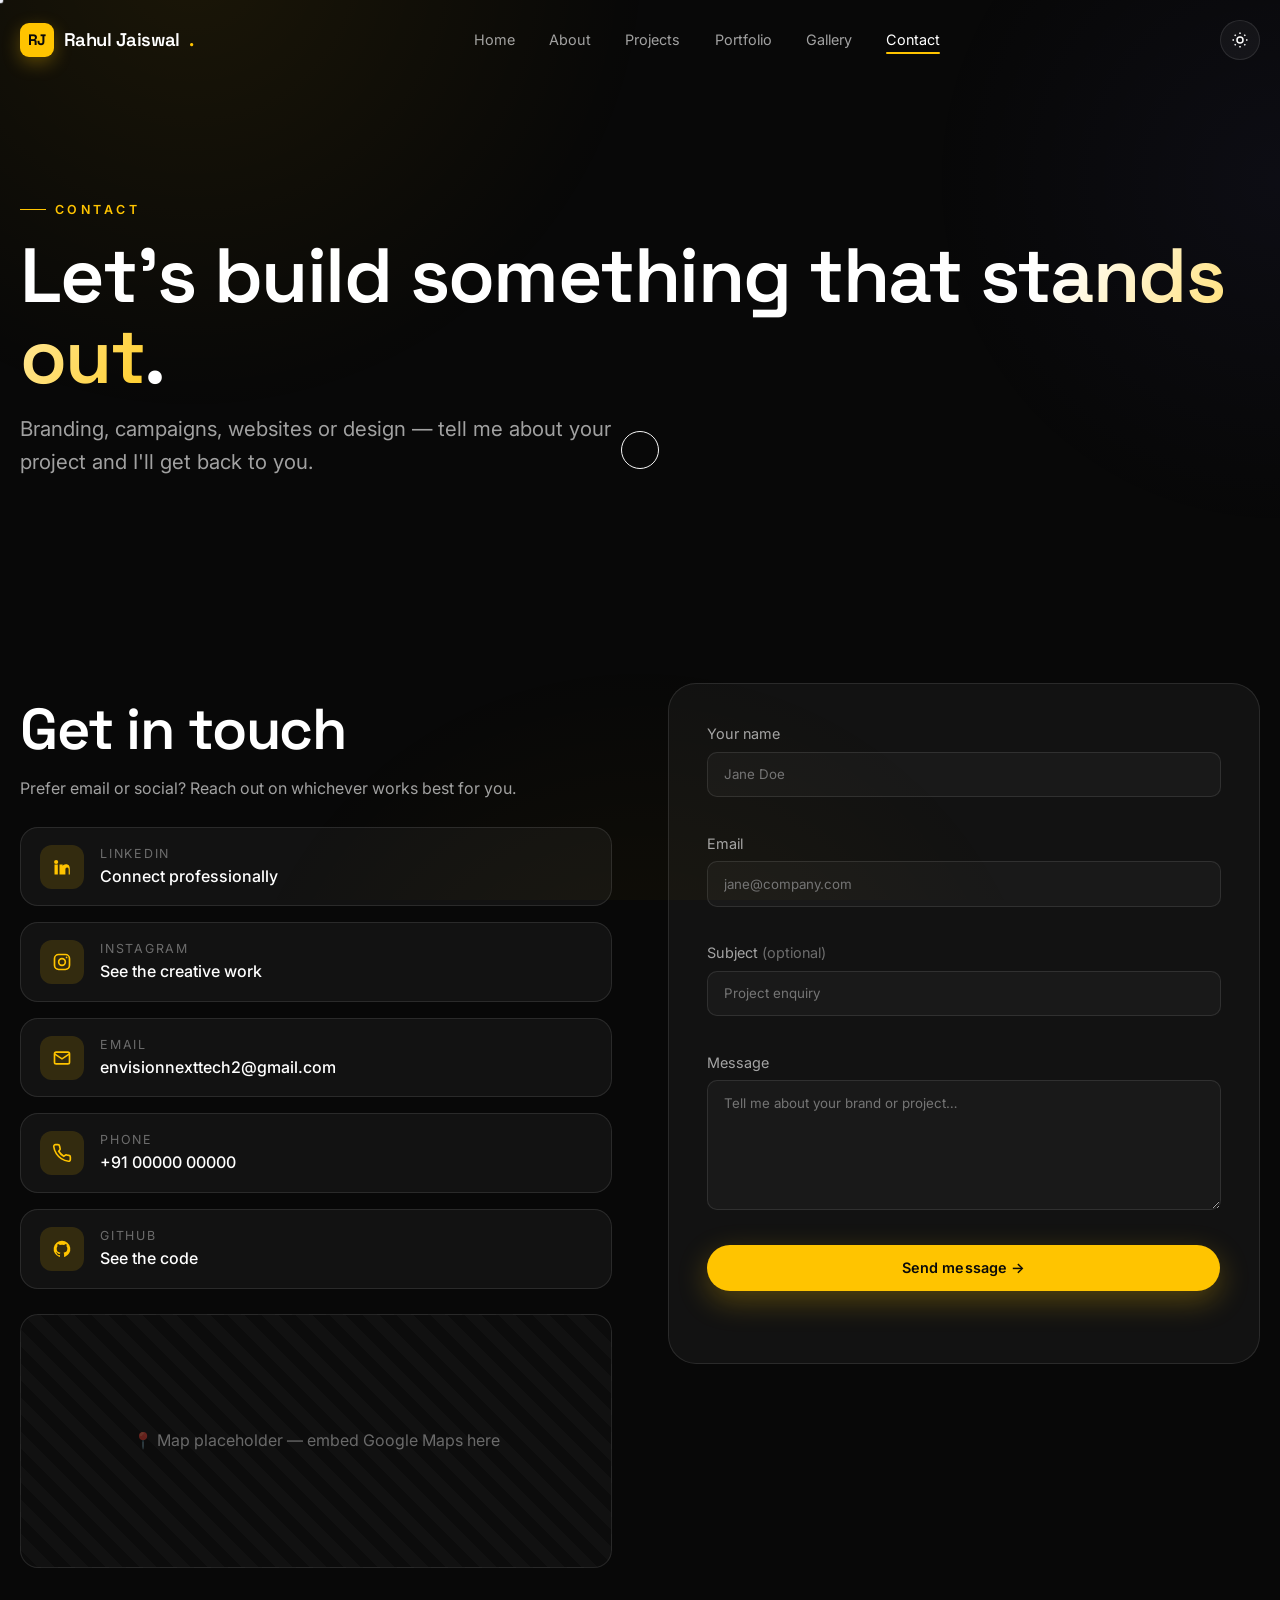
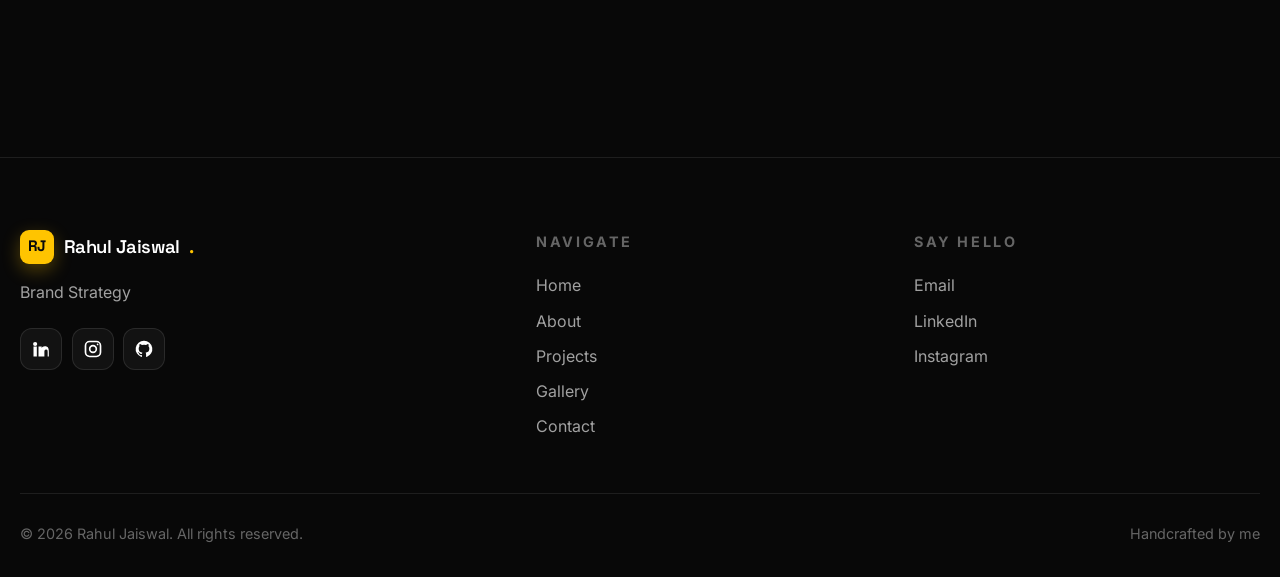
<file: contact.html>
<!DOCTYPE html>
<html lang="en" data-theme="dark">
<head>
  <meta charset="UTF-8" />
  <meta name="viewport" content="width=device-width, initial-scale=1.0" />
  <meta name="theme-color" content="#080808" />

  <title>Contact — Rahul Jaiswal | Marketing Manager &amp; Brand Strategist</title>
  <meta name="description" content="Get in touch with Rahul Jaiswal — marketing manager, brand strategist and SEO specialist. Available for branding, campaigns, websites and design projects." />
  <link rel="canonical" href="https://rahuljaiswal1k-lgtm.github.io/desktop-tutorial/contact.html" />

  <meta property="og:type" content="website" />
  <meta property="og:title" content="Contact — Rahul Jaiswal" />
  <meta property="og:description" content="Let's build a brand that stands out." />
  <meta property="og:image" content="https://rahuljaiswal1k-lgtm.github.io/desktop-tutorial/assets/icons/og-image.svg" />
  <meta name="twitter:card" content="summary_large_image" />

  <link rel="icon" href="assets/icons/favicon.svg" type="image/svg+xml" />
  <link rel="manifest" href="site.webmanifest" />
  <link rel="preconnect" href="https://fonts.googleapis.com" />
  <link rel="preconnect" href="https://fonts.gstatic.com" crossorigin />
  <link href="https://fonts.googleapis.com/css2?family=Inter:wght@400;500;600;700&family=Space+Grotesk:wght@400;500;600;700&display=swap" rel="stylesheet" />
  <link rel="stylesheet" href="assets/css/style.css" />

  <script type="application/ld+json">
  {
    "@context": "https://schema.org",
    "@type": "ContactPage",
    "name": "Contact Rahul Jaiswal",
    "url": "https://rahuljaiswal1k-lgtm.github.io/desktop-tutorial/contact.html",
    "mainEntity": {
      "@type": "Person",
      "name": "Rahul Jaiswal",
      "email": "envisionnexttech2@gmail.com",
      "jobTitle": "Marketing Manager"
    }
  }
  </script>
</head>
<body data-page="contact">
  <div class="loader" role="status" aria-label="Loading"><div class="loader__inner"><div class="loader__logo"><span data-profile="name">Rahul Jaiswal</span><span class="text-accent">.</span></div><div class="loader__bar"><span></span></div><div class="loader__pct">0%</div></div></div>
  <div class="cursor-dot" aria-hidden="true"></div><div class="cursor-ring" aria-hidden="true"></div><div class="scroll-progress" aria-hidden="true"></div>

  <header class="nav">
    <nav class="nav__inner" aria-label="Primary">
      <a href="index.html" class="logo magnetic"><span class="logo__mark" data-profile="initials">RJ</span><span data-profile="name">Rahul Jaiswal</span><span class="logo__dot">.</span></a>
      <div class="nav__links">
        <a class="nav__link" href="index.html" data-content="nav.home">Home</a>
        <a class="nav__link" href="about.html" data-content="nav.about">About</a>
        <a class="nav__link" href="projects.html" data-content="nav.projects">Projects</a>
        <a class="nav__link" href="projects.html#social" data-content="nav.portfolio">Portfolio</a>
        <a class="nav__link" href="gallery.html" data-content="nav.gallery">Gallery</a>
        <a class="nav__link active" href="contact.html" data-content="nav.contact">Contact</a>
      </div>
      <div class="nav__right">
        <button class="theme-toggle" aria-label="Toggle light / dark theme">
          <svg class="icon-sun" viewBox="0 0 24 24" fill="none" stroke="currentColor" stroke-width="2"><circle cx="12" cy="12" r="4"/><path d="M12 2v2M12 20v2M4.9 4.9l1.4 1.4M17.7 17.7l1.4 1.4M2 12h2M20 12h2M4.9 19.1l1.4-1.4M17.7 6.3l1.4-1.4"/></svg>
          <svg class="icon-moon" viewBox="0 0 24 24" fill="currentColor"><path d="M21 12.8A9 9 0 1 1 11.2 3a7 7 0 0 0 9.8 9.8z"/></svg>
        </button>
        <button class="hamburger" aria-label="Open menu" aria-expanded="false"><span></span><span></span><span></span></button>
      </div>
    </nav>
  </header>
  <div class="mobile-menu" role="dialog" aria-label="Mobile navigation">
    <a href="index.html" data-content="nav.home">Home</a><a href="about.html" data-content="nav.about">About</a><a href="projects.html" data-content="nav.projects">Projects</a><a href="projects.html#social" data-content="nav.portfolio">Portfolio</a><a href="gallery.html" data-content="nav.gallery">Gallery</a><a href="contact.html" data-content="nav.contact">Contact</a>
  </div>

  <main>
    <section class="page-hero">
      <div class="container">
        <p class="eyebrow reveal in" data-content="contact.hero.eyebrow">Contact</p>
        <h1 class="reveal in" data-delay="1"><span data-content="contact.hero.title">Let's build something</span> <span class="gradient-text" data-content="contact.hero.titleAccent">that stands out</span><span data-content="contact.hero.titleEnd">.</span></h1>
        <p class="section__lead reveal in" data-delay="2" style="max-width:640px" data-content="contact.hero.lead">Branding, campaigns, websites or design — tell me about your project and I'll get back to you.</p>
      </div>
    </section>

    <section class="section">
      <div class="container contact__grid">
        <!-- Details -->
        <div class="reveal">
          <h2 class="section__title" data-content="contact.info.title">Get in touch</h2>
          <p data-content="contact.info.text">Prefer email or social? Reach out on whichever works best for you.</p>
          <div class="contact__list">
            <a class="contact__item" data-social="linkedin" href="#" target="_blank" rel="noopener">
              <span class="icon"><svg viewBox="0 0 24 24" fill="currentColor"><path d="M4.98 3.5a2.5 2.5 0 11-.02 5 2.5 2.5 0 01.02-5zM3 9h4v12H3zM9 9h3.8v1.7h.05c.53-1 1.83-2.05 3.77-2.05 4.03 0 4.78 2.65 4.78 6.1V21H20v-5.5c0-1.3-.02-3-1.83-3-1.83 0-2.1 1.43-2.1 2.9V21H9z"/></svg></span>
              <div><small>LinkedIn</small><strong data-content="contact.items.linkedin">Connect professionally</strong></div>
            </a>
            <a class="contact__item" data-social="instagram" href="#" target="_blank" rel="noopener">
              <span class="icon"><svg viewBox="0 0 24 24" fill="none" stroke="currentColor" stroke-width="2"><rect x="3" y="3" width="18" height="18" rx="5"/><circle cx="12" cy="12" r="4"/><circle cx="17.5" cy="6.5" r="1" fill="currentColor" stroke="none"/></svg></span>
              <div><small>Instagram</small><strong data-content="contact.items.instagram">See the creative work</strong></div>
            </a>
            <a class="contact__item" data-profile="email" href="mailto:envisionnexttech2@gmail.com">
              <span class="icon"><svg viewBox="0 0 24 24" fill="none" stroke="currentColor" stroke-width="2"><rect x="3" y="5" width="18" height="14" rx="2"/><path d="M3 7l9 6 9-6"/></svg></span>
              <div><small>Email</small><strong data-profile="email">envisionnexttech2@gmail.com</strong></div>
            </a>
            <a class="contact__item" data-profile="phone" href="tel:+910000000000">
              <span class="icon"><svg viewBox="0 0 24 24" fill="none" stroke="currentColor" stroke-width="2"><path d="M22 16.9v3a2 2 0 01-2.2 2 19.8 19.8 0 01-8.6-3.1 19.5 19.5 0 01-6-6A19.8 19.8 0 012.1 4.2 2 2 0 014.1 2h3a2 2 0 012 1.7c.1.9.3 1.8.6 2.6a2 2 0 01-.5 2.1L8.1 9.9a16 16 0 006 6l1.5-1.1a2 2 0 012.1-.5c.8.3 1.7.5 2.6.6a2 2 0 011.7 2z"/></svg></span>
              <div><small>Phone</small><strong data-profile="phone">+91 00000 00000</strong></div>
            </a>
            <a class="contact__item" data-social="github" href="#" target="_blank" rel="noopener">
              <span class="icon"><svg viewBox="0 0 24 24" fill="currentColor"><path d="M12 2a10 10 0 00-3.16 19.49c.5.09.68-.22.68-.48v-1.7c-2.78.6-3.37-1.34-3.37-1.34-.45-1.16-1.11-1.47-1.11-1.47-.9-.62.07-.6.07-.6 1 .07 1.53 1.03 1.53 1.03.9 1.52 2.34 1.08 2.91.83.09-.65.35-1.09.63-1.34-2.22-.25-4.55-1.11-4.55-4.94 0-1.09.39-1.98 1.03-2.68-.1-.25-.45-1.27.1-2.64 0 0 .84-.27 2.75 1.02a9.6 9.6 0 015 0c1.91-1.29 2.75-1.02 2.75-1.02.55 1.37.2 2.39.1 2.64.64.7 1.03 1.59 1.03 2.68 0 3.84-2.34 4.68-4.57 4.93.36.31.68.92.68 1.85v2.74c0 .27.18.58.69.48A10 10 0 0012 2z"/></svg></span>
              <div><small>GitHub</small><strong data-content="contact.items.github">See the code</strong></div>
            </a>
          </div>
          <div class="map-ph" aria-label="Map placeholder" data-content="contact.info.mapText">📍 Map placeholder — embed Google Maps here</div>
        </div>

        <!-- Form -->
        <form class="form reveal" id="contact-form" data-delay="1" novalidate>
          <div class="field" data-field="name">
            <label for="c-name" data-content="contact.form.nameLabel">Your name</label>
            <input id="c-name" name="name" type="text" placeholder="Jane Doe" autocomplete="name" data-content-placeholder="contact.form.namePlaceholder" />
            <span class="field__msg"></span>
          </div>
          <div class="field" data-field="email">
            <label for="c-email" data-content="contact.form.emailLabel">Email</label>
            <input id="c-email" name="email" type="email" placeholder="jane@company.com" autocomplete="email" data-content-placeholder="contact.form.emailPlaceholder" />
            <span class="field__msg"></span>
          </div>
          <div class="field" data-field="subject">
            <label for="c-subject"><span data-content="contact.form.subjectLabel">Subject</span> <span style="color:var(--text-faint)" data-content="contact.form.subjectOptional">(optional)</span></label>
            <input id="c-subject" name="subject" type="text" placeholder="Project enquiry" data-content-placeholder="contact.form.subjectPlaceholder" />
            <span class="field__msg"></span>
          </div>
          <div class="field" data-field="message">
            <label for="c-message" data-content="contact.form.messageLabel">Message</label>
            <textarea id="c-message" name="message" placeholder="Tell me about your brand or project…" data-content-placeholder="contact.form.messagePlaceholder"></textarea>
            <span class="field__msg"></span>
          </div>
          <button type="submit" class="btn btn--primary magnetic"><span data-content="contact.form.button">Send message</span> <span class="btn__arrow">→</span></button>
          <p class="form__status" role="status"></p>
        </form>
      </div>
    </section>
  </main>

  <footer class="footer">
    <div class="container">
      <div class="footer__top">
        <div class="footer__brand">
          <a href="index.html" class="logo"><span class="logo__mark" data-profile="initials">RJ</span><span data-profile="name">Rahul Jaiswal</span><span class="logo__dot">.</span></a>
          <p data-content="footer.text">Marketing Manager, Brand Strategist &amp; SEO Specialist. Building brands through creativity, strategy, design and digital marketing.</p>
          <div class="footer__socials">
            <a class="social-btn" data-social="linkedin" href="#" target="_blank" rel="noopener" aria-label="LinkedIn"><svg viewBox="0 0 24 24" fill="currentColor"><path d="M4.98 3.5a2.5 2.5 0 11-.02 5 2.5 2.5 0 01.02-5zM3 9h4v12H3zM9 9h3.8v1.7h.05c.53-1 1.83-2.05 3.77-2.05 4.03 0 4.78 2.65 4.78 6.1V21H20v-5.5c0-1.3-.02-3-1.83-3-1.83 0-2.1 1.43-2.1 2.9V21H9z"/></svg></a>
            <a class="social-btn" data-social="instagram" href="#" target="_blank" rel="noopener" aria-label="Instagram"><svg viewBox="0 0 24 24" fill="none" stroke="currentColor" stroke-width="2"><rect x="3" y="3" width="18" height="18" rx="5"/><circle cx="12" cy="12" r="4"/><circle cx="17.5" cy="6.5" r="1" fill="currentColor" stroke="none"/></svg></a>
            <a class="social-btn" data-social="github" href="#" target="_blank" rel="noopener" aria-label="GitHub"><svg viewBox="0 0 24 24" fill="currentColor"><path d="M12 2a10 10 0 00-3.16 19.49c.5.09.68-.22.68-.48v-1.7c-2.78.6-3.37-1.34-3.37-1.34-.45-1.16-1.11-1.47-1.11-1.47-.9-.62.07-.6.07-.6 1 .07 1.53 1.03 1.53 1.03.9 1.52 2.34 1.08 2.91.83.09-.65.35-1.09.63-1.34-2.22-.25-4.55-1.11-4.55-4.94 0-1.09.39-1.98 1.03-2.68-.1-.25-.45-1.27.1-2.64 0 0 .84-.27 2.75 1.02a9.6 9.6 0 015 0c1.91-1.29 2.75-1.02 2.75-1.02.55 1.37.2 2.39.1 2.64.64.7 1.03 1.59 1.03 2.68 0 3.84-2.34 4.68-4.57 4.93.36.31.68.92.68 1.85v2.74c0 .27.18.58.69.48A10 10 0 0012 2z"/></svg></a>
          </div>
        </div>
        <div class="footer__col"><h5 data-content="footer.navigateTitle">Navigate</h5><a href="index.html" data-content="nav.home">Home</a><a href="about.html" data-content="nav.about">About</a><a href="projects.html" data-content="nav.projects">Projects</a><a href="gallery.html" data-content="nav.gallery">Gallery</a><a href="contact.html" data-content="nav.contact">Contact</a></div>
        <div class="footer__col"><h5 data-content="footer.sayHelloTitle">Say hello</h5><a data-profile="email" href="mailto:envisionnexttech2@gmail.com" data-content="footer.quick.email">Email</a><a data-social="linkedin" href="#" data-content="footer.quick.linkedin">LinkedIn</a><a data-social="instagram" href="#" data-content="footer.quick.instagram">Instagram</a></div>
      </div>
      <div class="footer__bottom"><span>© <span data-year>2026</span> <span data-content="footer.copyright">Rahul Jaiswal. All rights reserved.</span></span><span data-content="footer.credit">Handcrafted with HTML, CSS &amp; JavaScript.</span></div>
    </div>
  </footer>

  <script type="module" src="assets/js/main.js"></script>
</body>
</html>
</file>
<file: assets/css/style.css>
/* =============================================================
   Rahul Jaiswal — Portfolio
   Handcrafted design system. No frameworks. Pure CSS.
   Table of Contents
   01. Design Tokens (CSS custom properties)
   02. Reset & Base
   03. Typography
   04. Layout helpers (container, section, grid)
   05. Buttons
   06. Navigation
   07. Loader
   08. Custom Cursor
   09. Hero
   10. Section headers & reveal animations
   11. About / Timeline
   12. Skills
   13. Cards (brands, websites, social, campaigns, videos)
   14. Filters
   15. Gallery / Masonry / Lightbox
   16. Brochures / PDF cards
   17. Stats counters
   18. Testimonials slider
   19. Resume card
   20. Contact & Form
   21. Footer
   22. Utilities & scrollbar
   23. Light theme overrides
   24. Responsive
   25. Reduced motion / print
   ============================================================= */

/* ============ 01. DESIGN TOKENS ============ */
:root {
  /* Brand palette */
  --accent: #FFC400;
  --accent-soft: rgba(255, 196, 0, 0.14);
  --accent-glow: rgba(255, 196, 0, 0.45);

  /* Dark theme (default) */
  --bg: #080808;
  --bg-elev: #0f0f10;
  --bg-elev-2: #161618;
  --text: #ffffff;
  --text-muted: rgba(255, 255, 255, 0.62);
  --text-faint: rgba(255, 255, 255, 0.38);
  --line: rgba(255, 255, 255, 0.09);
  --line-strong: rgba(255, 255, 255, 0.16);

  /* Glass */
  --glass-bg: rgba(255, 255, 255, 0.045);
  --glass-border: rgba(255, 255, 255, 0.10);
  --glass-blur: 18px;

  /* Shadows */
  --shadow-sm: 0 2px 12px rgba(0, 0, 0, 0.35);
  --shadow-md: 0 18px 50px rgba(0, 0, 0, 0.45);
  --shadow-glow: 0 20px 60px rgba(255, 196, 0, 0.12);

  /* Radius */
  --r-sm: 10px;
  --r-md: 18px;
  --r-lg: 28px;
  --r-pill: 999px;

  /* Type scale (fluid) */
  --fs-hero: clamp(3rem, 9vw, 8.5rem);
  --fs-h1: clamp(2.4rem, 6vw, 5rem);
  --fs-h2: clamp(2rem, 4.5vw, 3.6rem);
  --fs-h3: clamp(1.3rem, 2.4vw, 1.9rem);
  --fs-lead: clamp(1.05rem, 1.6vw, 1.35rem);
  --fs-body: 1rem;
  --fs-sm: 0.9rem;
  --fs-xs: 0.78rem;

  /* Spacing */
  --space-section: clamp(5rem, 11vw, 9rem);
  --container: 1240px;

  /* Motion */
  --ease: cubic-bezier(0.22, 1, 0.36, 1);
  --ease-out: cubic-bezier(0.16, 1, 0.3, 1);
  --dur: 0.6s;

  /* Fonts */
  --font-display: "Clash", "Space Grotesk", "Segoe UI", system-ui, sans-serif;
  --font-body: "Inter", "Segoe UI", system-ui, -apple-system, sans-serif;
}

/* ============ 02. RESET & BASE ============ */
*, *::before, *::after { box-sizing: border-box; margin: 0; padding: 0; }

html {
  scroll-behavior: smooth;
  -webkit-text-size-adjust: 100%;
  font-size: 100%;
}

body {
  font-family: var(--font-body);
  background: var(--bg);
  color: var(--text);
  line-height: 1.6;
  overflow-x: hidden;
  -webkit-font-smoothing: antialiased;
  -moz-osx-font-smoothing: grayscale;
  min-height: 100vh;
  position: relative;
}

/* Ambient background gradients (fixed, subtle) */
body::before {
  content: "";
  position: fixed;
  inset: 0;
  z-index: -2;
  background:
    radial-gradient(60vw 60vw at 15% -5%, rgba(255, 196, 0, 0.08), transparent 60%),
    radial-gradient(50vw 50vw at 100% 20%, rgba(120, 120, 255, 0.05), transparent 55%),
    radial-gradient(55vw 55vw at 50% 120%, rgba(255, 196, 0, 0.05), transparent 60%);
  pointer-events: none;
}

img { max-width: 100%; display: block; }
a { color: inherit; text-decoration: none; }
button { font-family: inherit; cursor: pointer; border: none; background: none; color: inherit; }
ul { list-style: none; }
input, textarea, select { font-family: inherit; }
:focus-visible { outline: 2px solid var(--accent); outline-offset: 3px; border-radius: 4px; }

::selection { background: var(--accent); color: #000; }

/* ============ 03. TYPOGRAPHY ============ */
h1, h2, h3, h4 { font-family: var(--font-display); font-weight: 600; line-height: 1.05; letter-spacing: -0.02em; }
p { color: var(--text-muted); }

.eyebrow {
  display: inline-flex;
  align-items: center;
  gap: 0.55rem;
  font-size: var(--fs-xs);
  text-transform: uppercase;
  letter-spacing: 0.28em;
  color: var(--accent);
  font-weight: 600;
}
.eyebrow::before {
  content: "";
  width: 26px; height: 1px;
  background: var(--accent);
  display: inline-block;
}

.gradient-text {
  background: linear-gradient(120deg, #fff 0%, #fff 45%, var(--accent) 110%);
  -webkit-background-clip: text; background-clip: text;
  -webkit-text-fill-color: transparent; color: transparent;
}

/* ============ 04. LAYOUT ============ */
.container { width: min(100% - 2.5rem, var(--container)); margin-inline: auto; }
.section { padding-block: var(--space-section); position: relative; }
.section--alt { background:
    linear-gradient(180deg, transparent, rgba(255,255,255,0.02) 12%, rgba(255,255,255,0.02) 88%, transparent);
}
.section__head { max-width: 720px; margin-bottom: clamp(2.5rem, 5vw, 4rem); }
.section__head.center { margin-inline: auto; text-align: center; }
.section__title { font-size: var(--fs-h2); margin: 1rem 0 1rem; }
.section__lead { font-size: var(--fs-lead); color: var(--text-muted); }

.grid { display: grid; gap: 1.5rem; }
.grid-2 { grid-template-columns: repeat(2, 1fr); }
.grid-3 { grid-template-columns: repeat(3, 1fr); }
.grid-4 { grid-template-columns: repeat(4, 1fr); }

/* ============ 05. BUTTONS ============ */
.btn {
  --pad-y: 0.9rem; --pad-x: 1.6rem;
  position: relative;
  display: inline-flex; align-items: center; gap: 0.6rem;
  padding: var(--pad-y) var(--pad-x);
  border-radius: var(--r-pill);
  font-weight: 600; font-size: var(--fs-sm);
  letter-spacing: 0.01em;
  transition: transform var(--dur) var(--ease), box-shadow var(--dur) var(--ease), background .3s, color .3s;
  will-change: transform;
  overflow: hidden;
}
.btn svg { width: 18px; height: 18px; }
.btn--primary { background: var(--accent); color: #0a0a0a; box-shadow: 0 10px 30px rgba(255,196,0,0.28); }
.btn--primary:hover { box-shadow: 0 16px 44px rgba(255,196,0,0.42); transform: translateY(-3px); }
.btn--ghost { background: var(--glass-bg); color: var(--text); border: 1px solid var(--glass-border); backdrop-filter: blur(10px); }
.btn--ghost:hover { border-color: var(--accent); color: var(--accent); transform: translateY(-3px); }
.btn--sm { --pad-y: 0.62rem; --pad-x: 1.1rem; font-size: var(--fs-xs); }
.btn__arrow { transition: transform .3s var(--ease); }
.btn:hover .btn__arrow { transform: translateX(4px); }

/* Magnetic wrapper */
.magnetic { display: inline-block; }

/* ============ 06. NAVIGATION ============ */
.nav {
  position: fixed; inset: 0 0 auto 0; z-index: 100;
  transition: background .4s var(--ease), backdrop-filter .4s, border-color .4s, padding .4s;
  border-bottom: 1px solid transparent;
}
.nav__inner {
  width: min(100% - 2.5rem, var(--container));
  margin-inline: auto;
  display: flex; align-items: center; justify-content: space-between;
  padding-block: 1.25rem;
  transition: padding .4s var(--ease);
}
.nav.scrolled {
  background: rgba(8,8,8,0.6);
  backdrop-filter: saturate(160%) blur(16px);
  -webkit-backdrop-filter: saturate(160%) blur(16px);
  border-bottom-color: var(--line);
}
.nav.scrolled .nav__inner { padding-block: 0.8rem; }

.logo { display: inline-flex; align-items: center; gap: 0.6rem; font-family: var(--font-display); font-weight: 600; font-size: 1.15rem; letter-spacing: -0.02em; }
.logo__mark {
  width: 34px; height: 34px; border-radius: 9px;
  display: grid; place-items: center;
  background: var(--accent); color: #0a0a0a; font-weight: 700; font-size: 0.95rem;
  box-shadow: 0 6px 18px rgba(255,196,0,0.3);
}
.logo__dot { color: var(--accent); }

.nav__links { display: flex; align-items: center; gap: 0.35rem; }
.nav__link {
  position: relative; padding: 0.5rem 0.9rem; font-size: var(--fs-sm);
  color: var(--text-muted); border-radius: var(--r-pill);
  transition: color .3s;
}
.nav__link::after {
  content: ""; position: absolute; left: 0.9rem; right: 0.9rem; bottom: 0.35rem; height: 2px;
  background: var(--accent); transform: scaleX(0); transform-origin: left;
  transition: transform .35s var(--ease); border-radius: 2px;
}
.nav__link:hover, .nav__link.active { color: var(--text); }
.nav__link:hover::after, .nav__link.active::after { transform: scaleX(1); }

.nav__right { display: flex; align-items: center; gap: 0.6rem; }

/* Theme toggle */
.theme-toggle {
  width: 40px; height: 40px; border-radius: var(--r-pill);
  display: grid; place-items: center; border: 1px solid var(--glass-border);
  background: var(--glass-bg); transition: border-color .3s, transform .3s;
}
.theme-toggle:hover { border-color: var(--accent); transform: rotate(-15deg); }
.theme-toggle svg { width: 18px; height: 18px; }
.theme-toggle .icon-moon { display: none; }
.theme-toggle .icon-sun { display: block; }

/* Hamburger */
.hamburger { display: none; width: 42px; height: 42px; border-radius: var(--r-pill); border: 1px solid var(--glass-border); background: var(--glass-bg); position: relative; }
.hamburger span { position: absolute; left: 11px; right: 11px; height: 2px; background: var(--text); border-radius: 2px; transition: transform .35s var(--ease), opacity .25s; }
.hamburger span:nth-child(1) { top: 15px; }
.hamburger span:nth-child(2) { top: 20px; }
.hamburger span:nth-child(3) { top: 25px; }
.hamburger.open span:nth-child(1) { transform: translateY(5px) rotate(45deg); }
.hamburger.open span:nth-child(2) { opacity: 0; }
.hamburger.open span:nth-child(3) { transform: translateY(-5px) rotate(-45deg); }

/* Mobile drawer */
.mobile-menu {
  position: fixed; inset: 0; z-index: 99;
  background: rgba(8,8,8,0.85); backdrop-filter: blur(22px);
  display: flex; flex-direction: column; justify-content: center; align-items: center; gap: 0.5rem;
  opacity: 0; visibility: hidden; transition: opacity .4s var(--ease), visibility .4s;
}
.mobile-menu.open { opacity: 1; visibility: visible; }
.mobile-menu a { font-family: var(--font-display); font-size: clamp(1.8rem, 8vw, 3rem); color: var(--text-muted); transition: color .3s, transform .3s; }
.mobile-menu a:hover { color: var(--accent); transform: translateX(6px); }

/* ============ 07. LOADER ============ */
.loader {
  position: fixed; inset: 0; z-index: 9999; background: var(--bg);
  display: grid; place-items: center; transition: opacity .6s var(--ease), visibility .6s;
}
.loader.done { opacity: 0; visibility: hidden; }
.loader__inner { text-align: center; }
.loader__logo { font-family: var(--font-display); font-size: clamp(2rem, 8vw, 3.5rem); font-weight: 600; letter-spacing: -0.03em; }
.loader__bar { width: min(240px, 60vw); height: 3px; background: var(--line); border-radius: 2px; margin: 1.4rem auto 0; overflow: hidden; }
.loader__bar span { display: block; height: 100%; width: 0; background: var(--accent); border-radius: 2px; transition: width .3s ease; }
.loader__pct { margin-top: 0.8rem; font-size: var(--fs-xs); color: var(--text-faint); letter-spacing: 0.3em; }

/* ============ 08. CUSTOM CURSOR ============ */
.cursor-dot, .cursor-ring { position: fixed; top: 0; left: 0; z-index: 9998; pointer-events: none; border-radius: 50%; transform: translate(-50%, -50%); mix-blend-mode: difference; }
.cursor-dot { width: 7px; height: 7px; background: #fff; }
.cursor-ring { width: 38px; height: 38px; border: 1.5px solid #fff; transition: width .25s var(--ease), height .25s var(--ease), background .25s, opacity .25s; }
.cursor-ring.hovering { width: 62px; height: 62px; background: rgba(255,255,255,0.1); }
@media (hover: none), (pointer: coarse) { .cursor-dot, .cursor-ring { display: none; } }

/* ============ 09. HERO ============ */
.hero { position: relative; min-height: 100svh; display: flex; align-items: center; overflow: hidden; padding-top: 6rem; }
.hero__particles { position: absolute; inset: 0; z-index: 0; }
.hero__glow { position: absolute; width: 520px; height: 520px; border-radius: 50%; background: radial-gradient(circle, var(--accent-glow), transparent 62%); filter: blur(30px); opacity: 0.35; pointer-events: none; transform: translate(-50%, -50%); z-index: 0; transition: opacity .4s; }
.hero__inner { position: relative; z-index: 2; display: grid; grid-template-columns: 1.15fr 0.85fr; gap: 3rem; align-items: center; width: 100%; }
.hero__eyebrow { margin-bottom: 1.4rem; }
.hero__title { font-size: var(--fs-hero); margin-bottom: 1.2rem; }
.hero__title .line { display: block; overflow: hidden; }
.hero__title .line > span { display: block; }
.hero__typed-wrap { font-size: clamp(1.2rem, 3vw, 2rem); font-family: var(--font-display); margin-bottom: 1.6rem; min-height: 1.4em; }
.hero__typed { color: var(--accent); }
.hero__typed-cursor { display: inline-block; width: 3px; height: 1.05em; background: var(--accent); margin-left: 2px; vertical-align: text-bottom; animation: blink 1s steps(1) infinite; }
@keyframes blink { 50% { opacity: 0; } }
.hero__desc { max-width: 520px; font-size: var(--fs-lead); margin-bottom: 2.2rem; }
.hero__cta { display: flex; flex-wrap: wrap; gap: 1rem; }

/* Hero portrait */
.hero__media { position: relative; justify-self: center; }
.hero__portrait {
  width: min(360px, 70vw); aspect-ratio: 4/5; border-radius: var(--r-lg);
  position: relative; overflow: hidden;
  border: 1px solid var(--glass-border);
  background:
    linear-gradient(160deg, rgba(255,196,0,0.16), rgba(255,255,255,0.02));
  box-shadow: var(--shadow-md);
}
.hero__portrait img { width: 100%; height: 100%; object-fit: cover; }
.hero__portrait .portrait-fallback { position: absolute; inset: 0; display: grid; place-items: center; font-family: var(--font-display); font-size: clamp(4rem, 12vw, 7rem); color: rgba(255,255,255,0.12); font-weight: 700; }
.hero__badge {
  position: absolute; padding: 0.7rem 1rem; border-radius: var(--r-md);
  background: var(--glass-bg); border: 1px solid var(--glass-border);
  backdrop-filter: blur(12px); box-shadow: var(--shadow-sm); font-size: var(--fs-sm);
}
.hero__badge strong { color: var(--accent); }
.hero__badge--1 { top: -18px; left: -18px; }
.hero__badge--2 { bottom: -18px; right: -18px; }

/* Scroll indicator */
.scroll-indicator { position: absolute; bottom: 1.8rem; left: 50%; transform: translateX(-50%); z-index: 2; display: flex; flex-direction: column; align-items: center; gap: 0.5rem; color: var(--text-faint); font-size: var(--fs-xs); letter-spacing: 0.25em; text-transform: uppercase; }
.scroll-indicator .mouse { width: 24px; height: 38px; border: 1.5px solid var(--text-faint); border-radius: 14px; position: relative; }
.scroll-indicator .mouse::after { content: ""; position: absolute; top: 7px; left: 50%; transform: translateX(-50%); width: 4px; height: 7px; background: var(--accent); border-radius: 2px; animation: scrollWheel 1.6s var(--ease) infinite; }
@keyframes scrollWheel { 0% { opacity: 0; transform: translate(-50%, 0); } 40% { opacity: 1; } 80% { opacity: 0; transform: translate(-50%, 12px); } }

/* Marquee */
.marquee { overflow: hidden; border-block: 1px solid var(--line); padding-block: 1.1rem; background: rgba(255,255,255,0.015); }
.marquee__track { display: flex; gap: 3rem; width: max-content; animation: marquee 26s linear infinite; }
.marquee__track span { font-family: var(--font-display); font-size: clamp(1.1rem,2.4vw,1.7rem); color: var(--text-faint); display: inline-flex; align-items: center; gap: 3rem; }
.marquee__track span::after { content: "◆"; color: var(--accent); font-size: 0.6em; }
.marquee:hover .marquee__track { animation-play-state: paused; }
@keyframes marquee { to { transform: translateX(-50%); } }

/* ============ 10. REVEAL ANIMATIONS ============ */
.reveal { opacity: 0; transform: translateY(34px); transition: opacity .8s var(--ease-out), transform .8s var(--ease-out); }
.reveal.in { opacity: 1; transform: none; }
.reveal[data-delay="1"] { transition-delay: .08s; }
.reveal[data-delay="2"] { transition-delay: .16s; }
.reveal[data-delay="3"] { transition-delay: .24s; }
.reveal[data-delay="4"] { transition-delay: .32s; }

/* ============ 11. ABOUT / TIMELINE ============ */
.about__grid { display: grid; grid-template-columns: 1fr 1fr; gap: clamp(2rem, 5vw, 4rem); align-items: start; }
.about__lead { font-size: var(--fs-lead); color: var(--text); margin-bottom: 1.2rem; }
.about__text p { margin-bottom: 1rem; }
.about__pills { display: flex; flex-wrap: wrap; gap: 0.5rem; margin-top: 1.4rem; }
.pill { padding: 0.42rem 0.85rem; border-radius: var(--r-pill); font-size: var(--fs-xs); background: var(--glass-bg); border: 1px solid var(--glass-border); color: var(--text-muted); }
.pill:hover { border-color: var(--accent); color: var(--accent); }

.about__cards { display: grid; grid-template-columns: 1fr 1fr; gap: 1rem; }
.mini-card { padding: 1.4rem; border-radius: var(--r-md); background: var(--glass-bg); border: 1px solid var(--glass-border); }
.mini-card h4 { font-size: 1.1rem; margin-bottom: 0.5rem; }
.mini-card p { font-size: var(--fs-sm); }
.mini-card .icon { width: 42px; height: 42px; border-radius: 12px; background: var(--accent-soft); color: var(--accent); display: grid; place-items: center; margin-bottom: 1rem; }
.mini-card .icon svg { width: 22px; height: 22px; }

/* Timeline */
.timeline { position: relative; margin-top: 2rem; padding-left: 1.5rem; }
.timeline::before { content: ""; position: absolute; left: 5px; top: 6px; bottom: 6px; width: 2px; background: linear-gradient(var(--accent), transparent); }
.timeline__item { position: relative; padding: 0 0 2.2rem 1.8rem; }
.timeline__item::before { content: ""; position: absolute; left: -1px; top: 5px; width: 13px; height: 13px; border-radius: 50%; background: var(--accent); box-shadow: 0 0 0 5px var(--accent-soft); }
.timeline__date { font-size: var(--fs-xs); letter-spacing: 0.2em; text-transform: uppercase; color: var(--accent); }
.timeline__role { font-family: var(--font-display); font-size: 1.25rem; margin: 0.35rem 0 0.2rem; }
.timeline__org { color: var(--text-muted); font-size: var(--fs-sm); margin-bottom: 0.7rem; }
.timeline__tags { display: flex; flex-wrap: wrap; gap: 0.4rem; }

/* ============ 12. SKILLS ============ */
.skills__grid { display: grid; grid-template-columns: repeat(auto-fill, minmax(200px, 1fr)); gap: 1rem; }
.skill-card {
  position: relative; padding: 1.5rem; border-radius: var(--r-md);
  background: var(--glass-bg); border: 1px solid var(--glass-border);
  transition: transform .4s var(--ease), border-color .4s, box-shadow .4s;
  overflow: hidden;
}
.skill-card::after { content: ""; position: absolute; inset: 0; background: radial-gradient(300px circle at var(--mx,50%) var(--my,0%), var(--accent-soft), transparent 60%); opacity: 0; transition: opacity .4s; pointer-events: none; }
.skill-card:hover { transform: translateY(-6px); border-color: var(--line-strong); box-shadow: var(--shadow-md); }
.skill-card:hover::after { opacity: 1; }
.skill-card__icon { width: 46px; height: 46px; border-radius: 12px; background: var(--accent-soft); color: var(--accent); display: grid; place-items: center; margin-bottom: 1rem; font-weight: 700; font-family: var(--font-display); font-size: 1.2rem; }
.skill-card h4 { font-size: 1.08rem; margin-bottom: 0.35rem; }
.skill-card p { font-size: var(--fs-sm); }
.skill-card__bar { height: 4px; border-radius: 4px; background: var(--line); margin-top: 1rem; overflow: hidden; }
.skill-card__bar span { display: block; height: 100%; width: 0; background: linear-gradient(90deg, var(--accent), #ffe27a); border-radius: 4px; transition: width 1.2s var(--ease); }

/* ============ 13. CARDS ============ */
.card {
  position: relative; border-radius: var(--r-md); overflow: hidden;
  background: var(--glass-bg); border: 1px solid var(--glass-border);
  transition: transform .5s var(--ease), border-color .4s, box-shadow .5s;
  display: flex; flex-direction: column;
}
.card:hover { transform: translateY(-8px); border-color: var(--line-strong); box-shadow: var(--shadow-md); }
.card__media { position: relative; aspect-ratio: 16/10; overflow: hidden; }
.card__media img { width: 100%; height: 100%; object-fit: cover; transition: transform .8s var(--ease); }
.card:hover .card__media img { transform: scale(1.07); }
.card__media .ph { position: absolute; inset: 0; display: grid; place-items: center; font-family: var(--font-display); font-weight: 700; color: rgba(255,255,255,0.22); font-size: 1.4rem; text-align: center; padding: 1rem; }
.card__tag { position: absolute; top: 0.9rem; left: 0.9rem; z-index: 2; padding: 0.35rem 0.75rem; border-radius: var(--r-pill); font-size: var(--fs-xs); font-weight: 600; background: rgba(8,8,8,0.6); backdrop-filter: blur(8px); border: 1px solid var(--glass-border); color: var(--accent); }
.card__body { padding: 1.3rem; display: flex; flex-direction: column; gap: 0.5rem; flex: 1; }
.card__title { font-family: var(--font-display); font-size: 1.2rem; }
.card__meta { font-size: var(--fs-xs); color: var(--text-faint); text-transform: uppercase; letter-spacing: 0.12em; }
.card__desc { font-size: var(--fs-sm); color: var(--text-muted); flex: 1; }
.card__tags { display: flex; flex-wrap: wrap; gap: 0.35rem; margin-top: 0.3rem; }
.card__tags .pill { font-size: 0.68rem; padding: 0.25rem 0.6rem; }
.card__foot { display: flex; align-items: center; justify-content: space-between; margin-top: 0.6rem; }

/* Brand cards */
.brand-card { align-items: flex-start; padding: 1.8rem; gap: 0.8rem; }
.brand-card__logo { width: 56px; height: 56px; border-radius: 14px; display: grid; place-items: center; font-family: var(--font-display); font-weight: 700; font-size: 1.3rem; color: #0a0a0a; }
.brand-card h3 { font-size: 1.3rem; }

/* 3D tilt helper */
.tilt { transform-style: preserve-3d; will-change: transform; }

/* ============ 14. FILTERS ============ */
.filters { display: flex; flex-wrap: wrap; gap: 0.5rem; margin-bottom: 2rem; }
.filter-btn {
  padding: 0.55rem 1.1rem; border-radius: var(--r-pill); font-size: var(--fs-sm);
  background: var(--glass-bg); border: 1px solid var(--glass-border); color: var(--text-muted);
  transition: all .3s var(--ease);
}
.filter-btn:hover { color: var(--text); border-color: var(--line-strong); }
.filter-btn.active { background: var(--accent); color: #0a0a0a; border-color: var(--accent); font-weight: 600; }

.toolbar { display: flex; flex-wrap: wrap; gap: 1rem; align-items: center; justify-content: space-between; margin-bottom: 1.6rem; }
.search-box { position: relative; flex: 1; min-width: 220px; max-width: 360px; }
.search-box input { width: 100%; padding: 0.7rem 1rem 0.7rem 2.6rem; border-radius: var(--r-pill); background: var(--glass-bg); border: 1px solid var(--glass-border); color: var(--text); }
.search-box svg { position: absolute; left: 0.9rem; top: 50%; transform: translateY(-50%); width: 18px; height: 18px; color: var(--text-faint); }
.select { padding: 0.7rem 1rem; border-radius: var(--r-pill); background: var(--glass-bg); border: 1px solid var(--glass-border); color: var(--text); }

/* ============ 15. GALLERY / MASONRY / LIGHTBOX ============ */
.masonry { columns: 3; column-gap: 1rem; }
.masonry__item { break-inside: avoid; margin-bottom: 1rem; border-radius: var(--r-md); overflow: hidden; position: relative; cursor: pointer; border: 1px solid var(--glass-border); background: var(--glass-bg); }
.masonry__item img { width: 100%; transition: transform .7s var(--ease); }
.masonry__item:hover img { transform: scale(1.06); }
.masonry__ph { aspect-ratio: var(--ar, 1); display: grid; place-items: center; color: rgba(255,255,255,0.2); font-family: var(--font-display); font-weight: 700; padding: 1rem; text-align: center; }
.masonry__overlay { position: absolute; inset: 0; display: flex; flex-direction: column; justify-content: flex-end; padding: 1rem; opacity: 0; background: linear-gradient(transparent, rgba(0,0,0,0.75)); transition: opacity .4s; }
.masonry__item:hover .masonry__overlay { opacity: 1; }
.masonry__overlay h4 { font-size: 1rem; }
.masonry__overlay span { font-size: var(--fs-xs); color: var(--accent); }

/* Lightbox */
.lightbox { position: fixed; inset: 0; z-index: 200; background: rgba(4,4,4,0.92); backdrop-filter: blur(10px); display: grid; place-items: center; opacity: 0; visibility: hidden; transition: opacity .4s; }
.lightbox.open { opacity: 1; visibility: visible; }
.lightbox__content { max-width: min(92vw, 1000px); max-height: 86vh; position: relative; text-align: center; }
.lightbox__content img { max-width: 100%; max-height: 78vh; border-radius: var(--r-md); box-shadow: var(--shadow-md); }
.lightbox__ph { width: min(80vw, 700px); aspect-ratio: 16/10; border-radius: var(--r-md); background: var(--bg-elev-2); display: grid; place-items: center; color: var(--text-faint); font-family: var(--font-display); font-size: 1.6rem; border: 1px solid var(--glass-border); }
.lightbox__caption { margin-top: 1rem; color: var(--text-muted); }
.lightbox__close, .lightbox__nav { position: absolute; background: var(--glass-bg); border: 1px solid var(--glass-border); border-radius: 50%; width: 46px; height: 46px; display: grid; place-items: center; color: #fff; transition: background .3s, transform .3s; }
.lightbox__close { top: -3.4rem; right: 0; }
.lightbox__close:hover, .lightbox__nav:hover { background: var(--accent); color: #000; }
.lightbox__nav { top: 50%; transform: translateY(-50%); }
.lightbox__nav.prev { left: -4rem; }
.lightbox__nav.next { right: -4rem; }

/* Video modal player */
.video-card { cursor: pointer; }
.vmodal { position: fixed; inset: 0; z-index: 260; background: rgba(4,4,4,0.94); backdrop-filter: blur(12px); display: grid; place-items: center; opacity: 0; visibility: hidden; transition: opacity .35s; padding: 1.2rem; }
.vmodal.open { opacity: 1; visibility: visible; }
.vmodal__inner { position: relative; width: min(94vw, 1000px); }
.vmodal__stage { position: relative; width: 100%; aspect-ratio: 16/9; background: #000; border-radius: var(--r-md); overflow: hidden; box-shadow: var(--shadow-md); }
.vmodal__stage iframe, .vmodal__stage video { position: absolute; inset: 0; width: 100%; height: 100%; border: 0; }
.vmodal__close { position: absolute; top: -3.2rem; right: 0; background: var(--glass-bg); border: 1px solid var(--glass-border); border-radius: 50%; width: 46px; height: 46px; font-size: 1.6rem; line-height: 1; color: #fff; display: grid; place-items: center; transition: background .3s; }
.vmodal__close:hover { background: var(--accent); color: #000; }

/* ============ 16. BROCHURES / PDF ============ */
.brochure-card { }
.brochure-card .card__media { aspect-ratio: 3/4; background: linear-gradient(160deg, rgba(255,196,0,0.14), rgba(255,255,255,0.02)); }
.brochure-card .doc-badge { position: absolute; bottom: 0.9rem; right: 0.9rem; z-index: 2; background: var(--accent); color: #0a0a0a; font-weight: 700; font-size: var(--fs-xs); padding: 0.3rem 0.6rem; border-radius: 6px; }

/* ============ 17. STATS ============ */
.stats { display: grid; grid-template-columns: repeat(5, 1fr); gap: 1rem; }
.stat { text-align: center; padding: 2rem 1rem; border-radius: var(--r-md); background: var(--glass-bg); border: 1px solid var(--glass-border); }
.stat__num { font-family: var(--font-display); font-size: clamp(2.2rem, 5vw, 3.6rem); font-weight: 700; color: var(--accent); line-height: 1; }
.stat__label { margin-top: 0.6rem; font-size: var(--fs-sm); color: var(--text-muted); text-transform: uppercase; letter-spacing: 0.14em; }

/* ============ 18. TESTIMONIALS ============ */
.testi { position: relative; overflow: hidden; }
.testi__track { display: flex; transition: transform .6s var(--ease); }
.testi__card { min-width: 100%; padding: clamp(1.6rem, 4vw, 3rem); border-radius: var(--r-lg); background: var(--glass-bg); border: 1px solid var(--glass-border); backdrop-filter: blur(var(--glass-blur)); }
.testi__quote { font-family: var(--font-display); font-size: clamp(1.2rem, 2.6vw, 1.8rem); line-height: 1.4; margin-bottom: 1.6rem; }
.testi__quote::before { content: "“"; color: var(--accent); font-size: 2.5em; line-height: 0; vertical-align: -0.35em; margin-right: 0.1em; }
.testi__author { display: flex; align-items: center; gap: 0.9rem; }
.testi__avatar { width: 48px; height: 48px; border-radius: 50%; background: var(--accent-soft); color: var(--accent); display: grid; place-items: center; font-weight: 700; font-family: var(--font-display); }
.testi__name { font-weight: 600; }
.testi__role { font-size: var(--fs-sm); color: var(--text-faint); }
.testi__dots { display: flex; gap: 0.5rem; justify-content: center; margin-top: 1.6rem; }
.testi__dot { width: 9px; height: 9px; border-radius: 50%; background: var(--line-strong); transition: background .3s, width .3s; }
.testi__dot.active { background: var(--accent); width: 24px; border-radius: 5px; }

/* ============ 19. RESUME ============ */
.resume-card {
  display: flex; flex-wrap: wrap; align-items: center; justify-content: space-between; gap: 1.5rem;
  padding: clamp(1.8rem, 4vw, 3rem); border-radius: var(--r-lg);
  background: linear-gradient(120deg, rgba(255,196,0,0.10), var(--glass-bg));
  border: 1px solid var(--glass-border);
}
.resume-card h3 { font-size: var(--fs-h3); }
.resume-card p { margin-top: 0.5rem; max-width: 480px; }

/* ============ 20. CONTACT & FORM ============ */
.contact__grid { display: grid; grid-template-columns: 1fr 1fr; gap: clamp(2rem, 5vw, 3.5rem); align-items: start; }
.contact__list { display: grid; gap: 1rem; margin: 1.6rem 0; }
.contact__item { display: flex; align-items: center; gap: 1rem; padding: 1rem 1.2rem; border-radius: var(--r-md); background: var(--glass-bg); border: 1px solid var(--glass-border); transition: border-color .3s, transform .3s; }
.contact__item:hover { border-color: var(--accent); transform: translateX(4px); }
.contact__item .icon { width: 44px; height: 44px; border-radius: 12px; background: var(--accent-soft); color: var(--accent); display: grid; place-items: center; flex-shrink: 0; }
.contact__item .icon svg { width: 20px; height: 20px; }
.contact__item small { color: var(--text-faint); display: block; font-size: var(--fs-xs); text-transform: uppercase; letter-spacing: 0.14em; }
.contact__item strong { font-weight: 500; }

.form { display: grid; gap: 1rem; padding: clamp(1.5rem, 4vw, 2.4rem); border-radius: var(--r-lg); background: var(--glass-bg); border: 1px solid var(--glass-border); }
.field { display: grid; gap: 0.4rem; }
.field label { font-size: var(--fs-sm); color: var(--text-muted); }
.field input, .field textarea { width: 100%; padding: 0.85rem 1rem; border-radius: var(--r-sm); background: rgba(255,255,255,0.03); border: 1px solid var(--glass-border); color: var(--text); transition: border-color .3s, background .3s; }
.field input:focus, .field textarea:focus { border-color: var(--accent); background: rgba(255,255,255,0.05); outline: none; }
.field textarea { resize: vertical; min-height: 130px; }
.field.error input, .field.error textarea { border-color: #ff5f56; }
.field__msg { font-size: var(--fs-xs); color: #ff8a80; min-height: 1em; }
.form__status { font-size: var(--fs-sm); min-height: 1.2em; }
.form__status.ok { color: #7cf29c; }

.map-ph { margin-top: 1.5rem; aspect-ratio: 21/9; border-radius: var(--r-md); background: repeating-linear-gradient(45deg, rgba(255,255,255,0.02), rgba(255,255,255,0.02) 12px, rgba(255,255,255,0.04) 12px, rgba(255,255,255,0.04) 24px); border: 1px solid var(--glass-border); display: grid; place-items: center; color: var(--text-faint); }

/* ============ 21. FOOTER ============ */
.footer { border-top: 1px solid var(--line); padding-block: clamp(3rem, 6vw, 4.5rem) 2rem; margin-top: 3rem; }
.footer__top { display: grid; grid-template-columns: 1.4fr 1fr 1fr; gap: 2rem; margin-bottom: 3rem; }
.footer__brand p { max-width: 320px; margin-top: 1rem; }
.footer__col h5 { font-size: var(--fs-sm); text-transform: uppercase; letter-spacing: 0.18em; color: var(--text-faint); margin-bottom: 1rem; }
.footer__col a { display: block; color: var(--text-muted); padding: 0.3rem 0; transition: color .3s, transform .3s; }
.footer__col a:hover { color: var(--accent); transform: translateX(4px); }
.footer__socials { display: flex; gap: 0.6rem; margin-top: 1.4rem; }
.social-btn { width: 42px; height: 42px; border-radius: 12px; display: grid; place-items: center; background: var(--glass-bg); border: 1px solid var(--glass-border); transition: all .3s var(--ease); }
.social-btn svg { width: 20px; height: 20px; }
.social-btn:hover { background: var(--accent); color: #0a0a0a; transform: translateY(-4px); }
.footer__bottom { display: flex; flex-wrap: wrap; gap: 1rem; justify-content: space-between; align-items: center; padding-top: 1.8rem; border-top: 1px solid var(--line); color: var(--text-faint); font-size: var(--fs-sm); }

/* ============ 22. UTILITIES ============ */
.text-accent { color: var(--accent); }
.mt-2 { margin-top: 2rem; } .mt-3 { margin-top: 3rem; }
.center { text-align: center; }
.hidden { display: none !important; }
.empty-note { grid-column: 1/-1; text-align: center; padding: 3rem 1rem; color: var(--text-faint); border: 1px dashed var(--line-strong); border-radius: var(--r-md); }
.page-hero { padding-top: clamp(9rem, 16vw, 12rem); padding-bottom: clamp(2rem,5vw,4rem); }
.page-hero h1 { font-size: var(--fs-h1); margin: 1rem 0; }

/* progress bar (scroll) */
.scroll-progress { position: fixed; top: 0; left: 0; height: 3px; width: 0; background: var(--accent); z-index: 101; transition: width .1s linear; }

/* scrollbar */
::-webkit-scrollbar { width: 10px; }
::-webkit-scrollbar-track { background: var(--bg); }
::-webkit-scrollbar-thumb { background: var(--line-strong); border-radius: 10px; border: 2px solid var(--bg); }
::-webkit-scrollbar-thumb:hover { background: var(--accent); }

/* ============ 23. LIGHT THEME ============ */
:root[data-theme="light"] {
  --bg: #f5f5f4;
  --bg-elev: #ffffff;
  --bg-elev-2: #efefee;
  --text: #0c0c0c;
  --text-muted: rgba(0,0,0,0.62);
  --text-faint: rgba(0,0,0,0.42);
  --line: rgba(0,0,0,0.09);
  --line-strong: rgba(0,0,0,0.16);
  --glass-bg: rgba(255,255,255,0.6);
  --glass-border: rgba(0,0,0,0.08);
  --accent-soft: rgba(255,196,0,0.18);
}
:root[data-theme="light"] body::before {
  background:
    radial-gradient(60vw 60vw at 15% -5%, rgba(255,196,0,0.16), transparent 60%),
    radial-gradient(50vw 50vw at 100% 20%, rgba(120,120,255,0.08), transparent 55%);
}
:root[data-theme="light"] .nav.scrolled { background: rgba(245,245,244,0.7); }
:root[data-theme="light"] .theme-toggle .icon-moon { display: block; }
:root[data-theme="light"] .theme-toggle .icon-sun { display: none; }
:root[data-theme="light"] .gradient-text { background: linear-gradient(120deg, #0c0c0c 0%, #0c0c0c 45%, #b98a00 110%); -webkit-background-clip: text; background-clip: text; }
:root[data-theme="light"] .mobile-menu { background: rgba(245,245,244,0.9); }
:root[data-theme="light"] .cursor-dot, :root[data-theme="light"] .cursor-ring { mix-blend-mode: normal; }
:root[data-theme="light"] .cursor-dot { background: #0c0c0c; }
:root[data-theme="light"] .cursor-ring { border-color: #0c0c0c; }
:root[data-theme="light"] .card__tag, :root[data-theme="light"] .nav.scrolled { -webkit-backdrop-filter: blur(16px); }

/* ============ 24. RESPONSIVE ============ */
@media (max-width: 1024px) {
  .hero__inner { grid-template-columns: 1fr; text-align: center; }
  .hero__media { order: -1; }
  .hero__desc, .hero__eyebrow { margin-inline: auto; }
  .hero__cta { justify-content: center; }
  .about__grid, .contact__grid { grid-template-columns: 1fr; }
  .grid-4 { grid-template-columns: repeat(2, 1fr); }
  .stats { grid-template-columns: repeat(3, 1fr); }
  .footer__top { grid-template-columns: 1fr 1fr; }
  .masonry { columns: 2; }
}
@media (max-width: 720px) {
  .nav__links { display: none; }
  .hamburger { display: block; }
  .grid-2, .grid-3, .grid-4, .about__cards { grid-template-columns: 1fr; }
  .stats { grid-template-columns: repeat(2, 1fr); }
  .footer__top { grid-template-columns: 1fr; }
  .lightbox__nav.prev { left: 0.5rem; } .lightbox__nav.next { right: 0.5rem; }
  .lightbox__close { top: -3rem; }
  .hero__badge { display: none; }
  .masonry { columns: 1; }
}

/* ============ 25. REDUCED MOTION / PRINT ============ */
@media (prefers-reduced-motion: reduce) {
  *, *::before, *::after { animation-duration: 0.001ms !important; animation-iteration-count: 1 !important; transition-duration: 0.001ms !important; scroll-behavior: auto !important; }
  .reveal { opacity: 1 !important; transform: none !important; }
}
@media print {
  .nav, .loader, .cursor-dot, .cursor-ring, .scroll-indicator, .footer__socials { display: none !important; }
  body { background: #fff; color: #000; }
}
</file>
